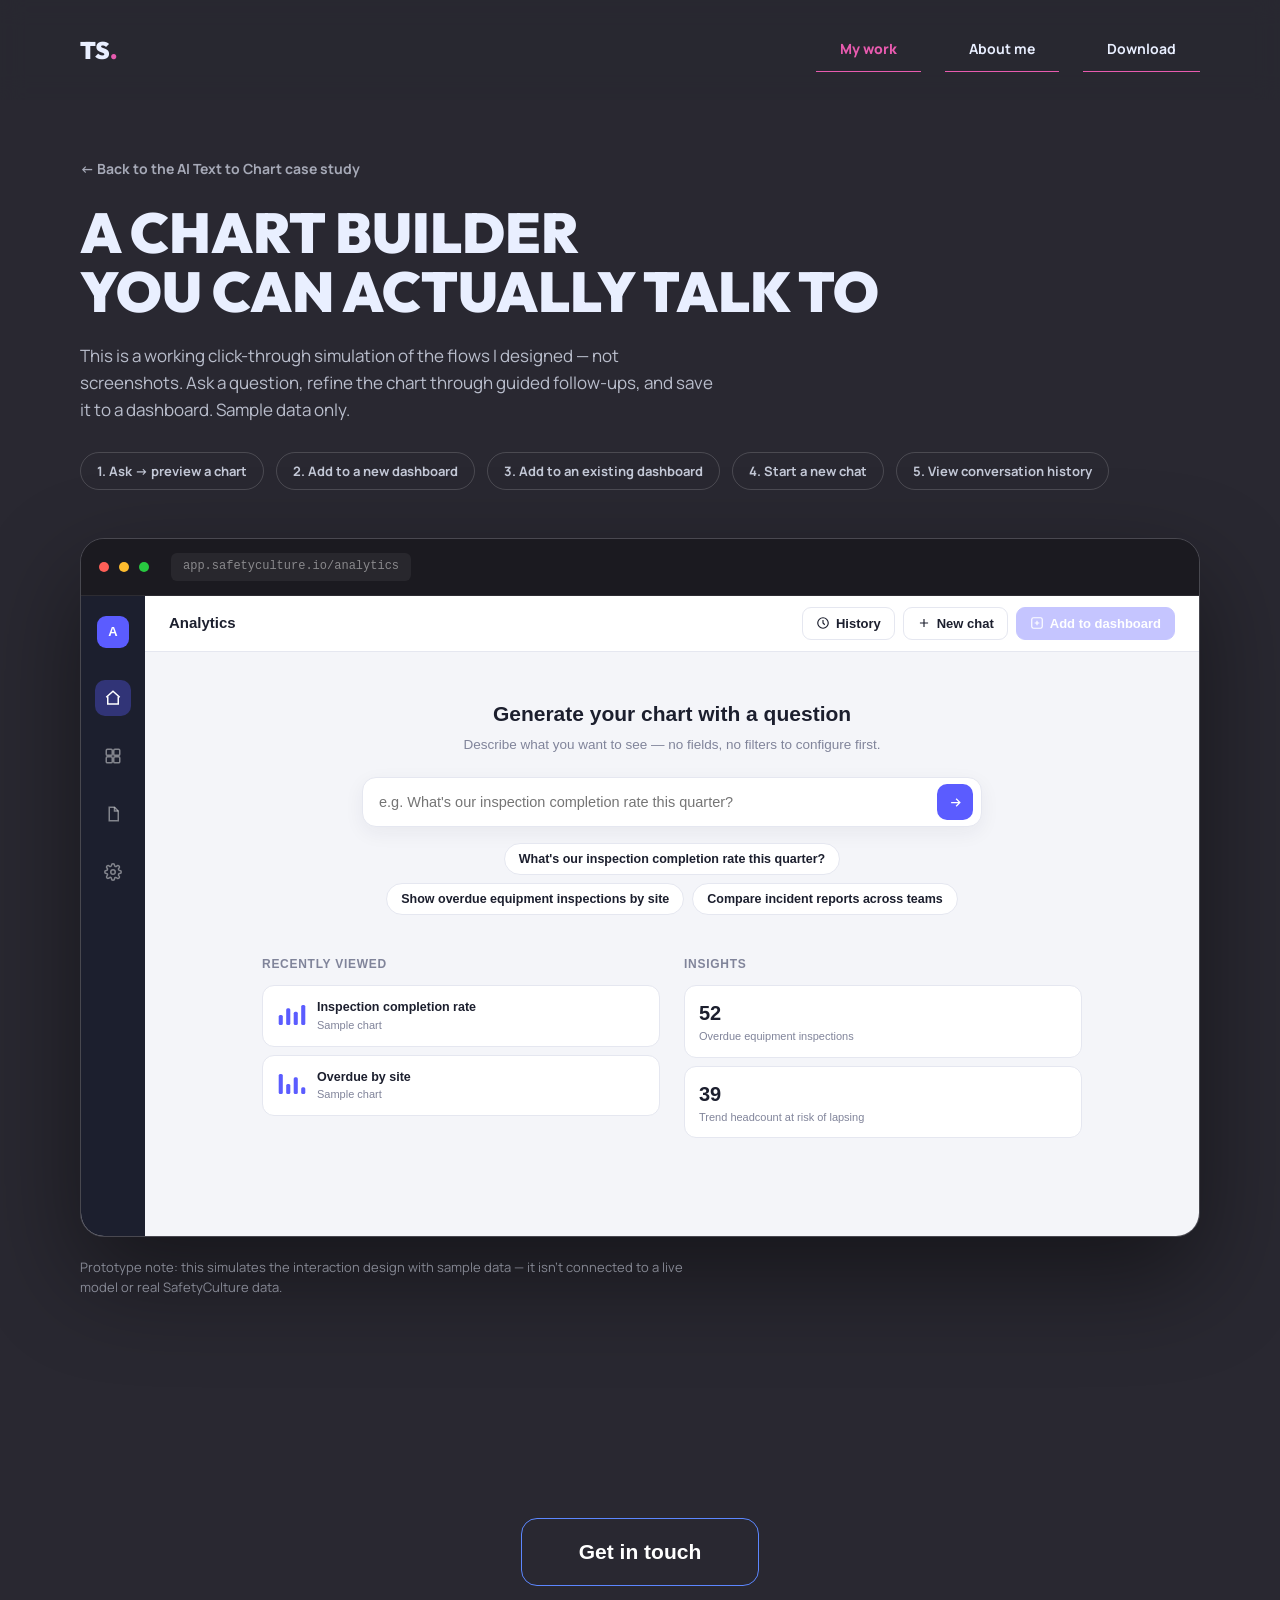
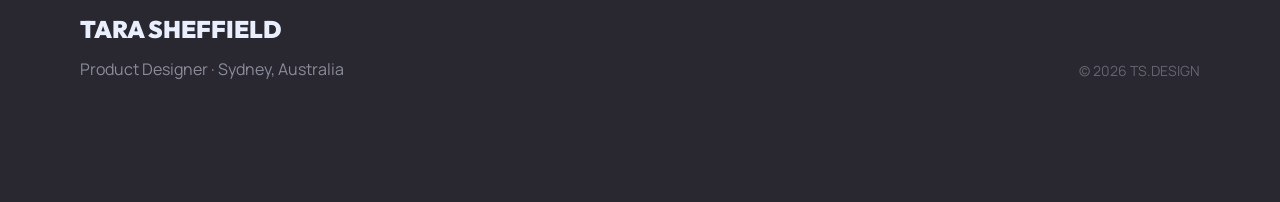
<file: ttc-prototype.html>
<!DOCTYPE html>
<html lang="en">
<head>
<meta charset="UTF-8">
<meta name="viewport" content="width=device-width, initial-scale=1.0">
<title>AI Text to Chart — Interactive Prototype — Tara Sheffield</title>
<meta name="description" content="An interactive, click-through simulation of the AI-powered chart builder Tara Sheffield designed at SafetyCulture.">
<link rel="preconnect" href="https://fonts.googleapis.com">
<link rel="preconnect" href="https://fonts.gstatic.com" crossorigin>
<link href="https://fonts.googleapis.com/css2?family=Outfit:wght@400;500;600;700;900&family=Manrope:wght@300;400;600;700;800&display=swap" rel="stylesheet">
<link rel="stylesheet" href="styles.css">
<style>
  /* ---------------- Prototype page chrome (dark, matches site) ---------------- */
  .proto-hero { padding-top: 56px; padding-bottom: 40px; }
  .proto-back {
    display: inline-flex; align-items: center; gap: 8px;
    font-size: 14px; font-weight: 700; opacity: 0.65;
    margin-bottom: 24px; transition: opacity .2s;
  }
  .proto-back:hover { opacity: 1; color: var(--teal); }
  .proto-hero h1 {
    font-family: var(--display); font-weight: 900;
    font-size: clamp(32px, 4.5vw, 56px); line-height: 1.05;
    text-transform: uppercase; margin-bottom: 20px; max-width: 900px;
  }
  .proto-hero p.lead { font-size: 17px; opacity: 0.75; max-width: 640px; line-height: 1.6; margin-bottom: 28px; }
  .proto-flowlist { display: flex; flex-wrap: wrap; gap: 12px; margin-bottom: 8px; }
  .proto-flowlist span {
    font-size: 13px; font-weight: 700; padding: 8px 16px; border-radius: 20px;
    border: 1px solid rgba(255,255,255,0.2); opacity: 0.8;
  }
  .proto-flowlist span.on { border-color: var(--teal); color: var(--teal); opacity: 1; }

  .proto-frame-wrap { padding-bottom: 100px; }
  .proto-frame {
    border-radius: 24px;
    overflow: hidden;
    border: 1px solid rgba(255,255,255,0.15);
    box-shadow: 0 40px 100px rgba(0,0,0,0.45);
  }
  .proto-titlebar {
    background: #1b1a20; display: flex; align-items: center; gap: 10px;
    padding: 14px 18px; border-bottom: 1px solid rgba(255,255,255,0.08);
  }
  .proto-titlebar .dot { width: 10px; height: 10px; border-radius: 50%; }
  .proto-titlebar .dot:nth-child(1){ background:#ff5f57; }
  .proto-titlebar .dot:nth-child(2){ background:#febc2e; }
  .proto-titlebar .dot:nth-child(3){ background:#28c840; }
  .proto-titlebar .url {
    margin-left: 12px; font-size: 12px; color: rgba(255,255,255,0.45);
    background: rgba(255,255,255,0.06); border-radius: 6px; padding: 4px 12px;
    font-family: monospace;
  }
  .proto-note { margin-top: 20px; font-size: 13px; opacity: 0.5; max-width: 640px; }

  /* ================================================================
     EMBEDDED "PRODUCT" — deliberately its own light theme + system
     font, so it reads as the simulated app rather than the portfolio.
  ================================================================= */
  #protoApp, #protoApp * { box-sizing: border-box; }
  #protoApp {
    --papp-bg: #f4f5f9;
    --papp-panel: #ffffff;
    --papp-border: #e5e7f0;
    --papp-text: #1c1f2e;
    --papp-muted: #80849a;
    --papp-indigo: #5b5cff;
    --papp-indigo-dim: #8f8fff;
    --papp-indigo-soft: rgba(91,92,255,0.1);
    --papp-green: #1fb17a;
    font-family: -apple-system, "Segoe UI", Roboto, Helvetica, Arial, sans-serif;
    color: var(--papp-text);
    background: var(--papp-bg);
    height: 640px;
    display: flex;
    position: relative;
    font-size: 14px;
    line-height: 1.5;
  }
  #protoApp button { font-family: inherit; cursor: pointer; }
  #protoApp input { font-family: inherit; }

  .papp-rail {
    width: 64px; flex-shrink: 0; background: #1c1f2e;
    display: flex; flex-direction: column; align-items: center;
    padding: 20px 0; gap: 22px;
  }
  .papp-rail .brand {
    width: 32px; height: 32px; border-radius: 9px; background: var(--papp-indigo);
    color: #fff; display: flex; align-items: center; justify-content: center;
    font-weight: 800; font-size: 13px; margin-bottom: 10px;
  }
  .papp-rail button {
    width: 36px; height: 36px; border-radius: 10px; border: none;
    background: transparent; color: rgba(255,255,255,0.45);
    display: flex; align-items: center; justify-content: center;
    transition: background .15s, color .15s;
  }
  .papp-rail button:hover { color: #fff; background: rgba(255,255,255,0.08); }
  .papp-rail button.active { color: #fff; background: rgba(91,92,255,0.35); }
  .papp-rail svg { width: 18px; height: 18px; }

  .papp-main { flex: 1; min-width: 0; display: flex; flex-direction: column; }

  .papp-top {
    height: 56px; flex-shrink: 0; display: flex; align-items: center;
    justify-content: space-between; padding: 0 24px;
    border-bottom: 1px solid var(--papp-border); background: var(--papp-panel);
  }
  .papp-top .crumb { font-weight: 700; font-size: 15px; display: flex; align-items: center; gap: 6px; }
  .papp-top .crumb .dim { color: var(--papp-muted); font-weight: 500; }
  .papp-top .actions { display: flex; align-items: center; gap: 8px; }
  .papp-btn {
    display: inline-flex; align-items: center; gap: 6px;
    border: 1px solid var(--papp-border); background: #fff; color: var(--papp-text);
    border-radius: 9px; padding: 8px 13px; font-size: 13px; font-weight: 600;
    transition: background .15s, border-color .15s;
  }
  .papp-btn:hover { background: #f6f7fb; border-color: #d3d6e4; }
  .papp-btn:disabled { opacity: 0.35; cursor: not-allowed; }
  .papp-btn.primary { background: var(--papp-indigo); border-color: var(--papp-indigo); color: #fff; }
  .papp-btn.primary:hover { background: #4a4bf0; }
  .papp-btn.primary.pulse { animation: pappPulse 1.6s ease-in-out infinite; }
  @keyframes pappPulse {
    0%, 100% { box-shadow: 0 0 0 0 rgba(91,92,255,0.45); }
    50% { box-shadow: 0 0 0 7px rgba(91,92,255,0); }
  }
  .papp-btn svg { width: 14px; height: 14px; }

  .papp-stage { flex: 1; min-height: 0; display: flex; overflow: hidden; }
  .papp-view { flex: 1; min-width: 0; overflow-y: auto; display: none; padding: 28px 32px; }
  .papp-view.is-active { display: block; }

  /* ---------- Home ---------- */
  .papp-home-hero { max-width: 620px; margin: 18px auto 0; text-align: center; }
  .papp-home-hero h2 { font-size: 21px; font-weight: 800; margin-bottom: 6px; }
  .papp-home-hero p { color: var(--papp-muted); font-size: 13.5px; margin-bottom: 22px; }
  .papp-ask {
    display: flex; align-items: center; gap: 10px;
    background: #fff; border: 1.5px solid var(--papp-border); border-radius: 14px;
    padding: 6px 8px 6px 16px; box-shadow: 0 6px 20px rgba(30,30,60,0.06);
    transition: border-color .15s;
  }
  .papp-ask:focus-within { border-color: var(--papp-indigo); }
  .papp-ask input {
    flex: 1; border: none; outline: none; font-size: 14.5px; padding: 10px 0; background: transparent;
  }
  .papp-ask button {
    width: 36px; height: 36px; border-radius: 10px; border: none;
    background: var(--papp-indigo); color: #fff; display: flex; align-items: center; justify-content: center;
    flex-shrink: 0; transition: background .15s;
  }
  .papp-ask button:hover { background: #4a4bf0; }
  .papp-ask button svg { width: 15px; height: 15px; }

  .papp-chips { display: flex; flex-wrap: wrap; gap: 8px; justify-content: center; margin-top: 16px; }
  .papp-chip {
    border: 1px solid var(--papp-border); background: #fff; border-radius: 20px;
    padding: 8px 14px; font-size: 12.5px; font-weight: 600; color: var(--papp-text);
    transition: border-color .15s, background .15s;
  }
  .papp-chip:hover { border-color: var(--papp-indigo); background: var(--papp-indigo-soft); }

  .papp-home-sections { max-width: 820px; margin: 40px auto 0; display: flex; gap: 24px; }
  .papp-home-col { flex: 1; min-width: 0; }
  .papp-home-col h3 { font-size: 12px; text-transform: uppercase; letter-spacing: .06em; color: var(--papp-muted); margin-bottom: 12px; }
  .papp-mini-card {
    background: #fff; border: 1px solid var(--papp-border); border-radius: 12px;
    padding: 12px 14px; margin-bottom: 8px; display: flex; align-items: center; gap: 10px;
    transition: border-color .15s;
  }
  .papp-mini-card:hover { border-color: var(--papp-indigo-dim); cursor: pointer; }
  .papp-mini-card .ic { width: 30px; height: 22px; flex-shrink: 0; }
  .papp-mini-card .tx { min-width: 0; }
  .papp-mini-card .tx .t { font-weight: 700; font-size: 12.5px; white-space: nowrap; overflow: hidden; text-overflow: ellipsis; }
  .papp-mini-card .tx .s { font-size: 11px; color: var(--papp-muted); }
  .papp-insight-num { font-size: 20px; font-weight: 800; }

  /* ---------- Loading ---------- */
  .papp-loading { display: flex; flex-direction: column; align-items: center; justify-content: center; height: 100%; gap: 16px; }
  .papp-ring {
    width: 40px; height: 40px; border-radius: 50%;
    border: 3px solid var(--papp-border); border-top-color: var(--papp-indigo);
    animation: pappSpin .8s linear infinite;
  }
  @keyframes pappSpin { to { transform: rotate(360deg); } }
  .papp-loading p { color: var(--papp-muted); font-weight: 600; font-size: 13.5px; }

  /* ---------- Chart view ---------- */
  .papp-chart-layout { display: flex; gap: 24px; height: 100%; align-items: flex-start; }
  .papp-chart-main { flex: 1; min-width: 0; }
  .papp-card {
    background: #fff; border: 1px solid var(--papp-border); border-radius: 16px;
    padding: 22px 24px; box-shadow: 0 4px 18px rgba(30,30,60,0.05);
  }
  .papp-kpi-label { font-size: 12.5px; font-weight: 700; color: var(--papp-muted); margin-bottom: 4px; }
  .papp-kpi-num { font-size: 34px; font-weight: 800; letter-spacing: -0.02em; margin-bottom: 4px; }
  /* Neutral state caption — NOT a trend/comparison badge. At the time of
     this design the chart preview itself couldn't show a "vs last month"
     delta; that detail was only available if you asked the AI directly
     (see the "How does this compare?" suggested prompt in the chat). */
  .papp-kpi-sub { font-size: 12px; color: var(--papp-muted); font-weight: 600; margin-bottom: 14px; }
  .papp-chart-box { width: 100%; }
  .papp-chart-box svg { width: 100%; height: auto; display: block; overflow: visible; }
  .bar { transform: scaleY(0); transform-box: fill-box; transform-origin: bottom; transition: transform .55s cubic-bezier(.2,.8,.2,1); }
  .bar.grown { transform: scaleY(1); }
  .papp-line-path { stroke-dasharray: 700; stroke-dashoffset: 700; transition: stroke-dashoffset 1s ease; }
  .papp-line-path.drawn { stroke-dashoffset: 0; }
  .papp-legend { display: flex; gap: 14px; flex-wrap: wrap; margin-top: 10px; }
  .papp-legend span { display: inline-flex; align-items: center; gap: 6px; font-size: 11.5px; color: var(--papp-muted); font-weight: 600; }
  .papp-legend i { width: 9px; height: 9px; border-radius: 3px; display: inline-block; }

  /* ---------- Chat panel ---------- */
  .papp-chat { width: 300px; flex-shrink: 0; display: flex; flex-direction: column; height: 100%; background: #fff; border: 1px solid var(--papp-border); border-radius: 16px; overflow: hidden; }
  .papp-chat-head { padding: 14px 16px; border-bottom: 1px solid var(--papp-border); font-weight: 800; font-size: 13px; display: flex; align-items: center; gap: 8px; }
  .papp-chat-head .avatar { width: 20px; height: 20px; border-radius: 6px; background: var(--papp-indigo); color: #fff; display: flex; align-items: center; justify-content: center; font-size: 10px; font-weight: 800; }
  .papp-chat-thread { flex: 1; min-height: 0; overflow-y: auto; padding: 14px 14px 6px; display: flex; flex-direction: column; gap: 10px; }
  .papp-msg { max-width: 88%; font-size: 12.5px; line-height: 1.5; padding: 9px 12px; border-radius: 12px; }
  .papp-msg.assistant { align-self: flex-start; background: #f3f3ff; color: var(--papp-text); border-bottom-left-radius: 4px; }
  .papp-msg.user { align-self: flex-end; background: var(--papp-indigo); color: #fff; border-bottom-right-radius: 4px; }
  /* Suggested next question — written as part of the assistant's turn,
     not a standalone button, so it reads as the AI proposing what's next. */
  .papp-suggest { align-self: flex-start; display: flex; flex-wrap: wrap; gap: 6px; max-width: 88%; margin-top: -4px; }
  .papp-suggest .papp-chip { border-color: var(--papp-indigo-dim); color: var(--papp-indigo); font-size: 11.5px; padding: 7px 12px; }
  .papp-suggest .papp-chip:hover { background: var(--papp-indigo-soft); }
  .papp-chat-input { display: flex; gap: 6px; padding: 12px; border-top: 1px solid var(--papp-border); }
  .papp-chat-input input { flex: 1; border: 1px solid var(--papp-border); border-radius: 9px; padding: 9px 11px; font-size: 12.5px; outline: none; }
  .papp-chat-input input:focus { border-color: var(--papp-indigo); }
  .papp-chat-input button { width: 34px; border-radius: 9px; border: none; background: var(--papp-indigo); color: #fff; display: flex; align-items: center; justify-content: center; }
  .papp-chat-input button svg { width: 13px; height: 13px; }

  /* ---------- Dashboard view ---------- */
  .papp-dash-head { display: flex; align-items: center; justify-content: space-between; margin-bottom: 20px; }
  .papp-dash-head h2 { font-size: 20px; font-weight: 800; display: flex; align-items: center; gap: 8px; }
  .papp-dash-head .pencil { opacity: 0.35; font-size: 13px; }
  .papp-dash-head .pencil:hover { opacity: 0.8; }
  .papp-dash-grid { display: grid; grid-template-columns: repeat(2, 1fr); gap: 18px; }
  .papp-dash-card {
    background: #fff; border: 1px solid var(--papp-border); border-radius: 14px; padding: 16px 18px;
    position: relative; transition: box-shadow .3s, border-color .3s;
  }
  .papp-dash-card.is-new { border-color: var(--papp-indigo); box-shadow: 0 0 0 3px var(--papp-indigo-soft); }
  .papp-dash-card .badge {
    position: absolute; top: -9px; right: 14px; background: var(--papp-indigo); color: #fff;
    font-size: 10px; font-weight: 800; padding: 3px 9px; border-radius: 20px; opacity: 0; transition: opacity .3s;
  }
  .papp-dash-card.is-new .badge { opacity: 1; }
  .papp-dash-card h4 { font-size: 13px; font-weight: 700; margin-bottom: 6px; }
  .papp-dash-card .meta { font-size: 10.5px; color: var(--papp-muted); margin-top: 8px; }

  /* ---------- History view ---------- */
  .papp-hist-head { font-size: 12px; text-transform: uppercase; letter-spacing: .06em; color: var(--papp-muted); margin-bottom: 14px; font-weight: 700; }
  .papp-hist-item {
    display: flex; align-items: center; gap: 14px; background: #fff; border: 1px solid var(--papp-border);
    border-radius: 12px; padding: 12px 16px; margin-bottom: 8px; transition: border-color .15s;
  }
  .papp-hist-item:hover { border-color: var(--papp-indigo-dim); cursor: pointer; }
  .papp-hist-item .ic { width: 34px; height: 24px; flex-shrink: 0; }
  .papp-hist-item .tx { flex: 1; min-width: 0; }
  .papp-hist-item .tx .t { font-weight: 700; font-size: 13px; white-space: nowrap; overflow: hidden; text-overflow: ellipsis; }
  .papp-hist-item .tx .s { font-size: 11px; color: var(--papp-muted); }
  .papp-hist-empty { text-align: center; padding: 60px 0; color: var(--papp-muted); font-size: 13px; }

  /* ---------- Modal ---------- */
  .papp-modal-overlay {
    position: absolute; inset: 0; background: rgba(20,20,35,0.42);
    display: none; align-items: center; justify-content: center; z-index: 20;
  }
  .papp-modal-overlay.is-open { display: flex; }
  .papp-modal { background: #fff; border-radius: 16px; width: 360px; max-width: 90%; padding: 22px; box-shadow: 0 30px 70px rgba(0,0,0,0.35); }
  .papp-modal h3 { font-size: 16px; font-weight: 800; margin-bottom: 4px; }
  .papp-modal .sub { font-size: 12.5px; color: var(--papp-muted); margin-bottom: 16px; }
  .papp-modal-option {
    display: flex; align-items: center; gap: 12px; border: 1.5px solid var(--papp-border);
    border-radius: 12px; padding: 13px 14px; margin-bottom: 10px; transition: border-color .15s, background .15s;
  }
  .papp-modal-option:hover { border-color: var(--papp-indigo); background: var(--papp-indigo-soft); cursor: pointer; }
  .papp-modal-option .ic { width: 30px; height: 30px; border-radius: 8px; background: var(--papp-indigo-soft); color: var(--papp-indigo); display: flex; align-items: center; justify-content: center; flex-shrink: 0; }
  .papp-modal-option .ic svg { width: 15px; height: 15px; }
  .papp-modal-option .t { font-weight: 700; font-size: 13px; }
  .papp-modal-option .s { font-size: 11.5px; color: var(--papp-muted); }
  .papp-modal input[type=text] {
    width: 100%; border: 1px solid var(--papp-border); border-radius: 9px; padding: 10px 12px;
    font-size: 13px; outline: none; margin-bottom: 14px;
  }
  .papp-modal input[type=text]:focus { border-color: var(--papp-indigo); }
  .papp-modal-radio {
    display: flex; align-items: center; gap: 10px; border: 1.5px solid var(--papp-border);
    border-radius: 10px; padding: 10px 12px; margin-bottom: 8px; transition: border-color .15s;
  }
  .papp-modal-radio.selected { border-color: var(--papp-indigo); background: var(--papp-indigo-soft); }
  .papp-modal-radio input { accent-color: var(--papp-indigo); }
  .papp-modal-foot { display: flex; justify-content: space-between; align-items: center; margin-top: 16px; }
  .papp-link-btn { font-size: 12.5px; font-weight: 700; color: var(--papp-muted); background: none; border: none; }
  .papp-link-btn:hover { color: var(--papp-text); }

  /* ---------- Toast ---------- */
  .papp-toast {
    position: absolute; bottom: 24px; left: 50%; transform: translateX(-50%) translateY(20px);
    background: #1c1f2e; color: #fff; font-size: 12.5px; font-weight: 700;
    padding: 11px 20px; border-radius: 30px; opacity: 0; transition: opacity .25s, transform .25s;
    pointer-events: none; z-index: 30; display: flex; align-items: center; gap: 8px;
  }
  .papp-toast.is-shown { opacity: 1; transform: translateX(-50%) translateY(0); }

  @media (max-width: 900px) {
    #protoApp { height: auto; flex-direction: column; }
    .papp-rail { width: 100%; flex-direction: row; padding: 10px 16px; }
    .papp-chart-layout { flex-direction: column; }
    .papp-chat { width: 100%; height: 340px; }
    .papp-home-sections { flex-direction: column; }
    .papp-dash-grid { grid-template-columns: 1fr; }
  }
</style>
</head>
<body class="work-page">

  <div class="navbar">
    <div class="wrap inner">
      <a class="logo" href="index.html">TS<span>.</span></a>
      <nav class="links">
        <a class="active" href="case-studies.html">My work</a>
        <a href="about.html">About me</a>
        <a href="TaraSheffield_CV-26.pdf" target="_blank" rel="noopener">Download</a>
      </nav>
    </div>
  </div>

  <main>
    <section class="proto-hero">
      <div class="wrap">
        <a class="proto-back" href="case-studies.html#ttc">← Back to the AI Text to Chart case study</a>
        <h1>A chart builder<br>you can actually talk to</h1>
        <p class="lead">
          This is a working click-through simulation of the flows I designed —
          not screenshots. Ask a question, refine the chart through guided
          follow-ups, and save it to a dashboard. Sample data only.
        </p>
        <div class="proto-flowlist" id="flowList">
          <span data-flow="ask">1. Ask → preview a chart</span>
          <span data-flow="new">2. Add to a new dashboard</span>
          <span data-flow="existing">3. Add to an existing dashboard</span>
          <span data-flow="newchat">4. Start a new chat</span>
          <span data-flow="history">5. View conversation history</span>
        </div>
      </div>
    </section>

    <section class="proto-frame-wrap">
      <div class="wrap">
        <div class="proto-frame">
          <div class="proto-titlebar">
            <span class="dot"></span><span class="dot"></span><span class="dot"></span>
            <span class="url">app.safetyculture.io/analytics</span>
          </div>

          <div id="protoApp">
            <!-- Sidebar rail -->
            <div class="papp-rail">
              <div class="brand">A</div>
              <button class="active" data-rail="home" title="Analytics home">
                <svg viewBox="0 0 24 24" fill="none" stroke="currentColor" stroke-width="2"><path d="M3 11l9-8 9 8"/><path d="M5 10v10h14V10"/></svg>
              </button>
              <button data-rail="dashboards" title="Dashboards (decorative)">
                <svg viewBox="0 0 24 24" fill="none" stroke="currentColor" stroke-width="2"><rect x="3" y="3" width="8" height="8" rx="1.5"/><rect x="13" y="3" width="8" height="8" rx="1.5"/><rect x="3" y="13" width="8" height="8" rx="1.5"/><rect x="13" y="13" width="8" height="8" rx="1.5"/></svg>
              </button>
              <button data-rail="docs" title="Reports (decorative)">
                <svg viewBox="0 0 24 24" fill="none" stroke="currentColor" stroke-width="2"><path d="M7 3h7l5 5v13H7z"/><path d="M14 3v5h5"/></svg>
              </button>
              <button data-rail="settings" title="Settings (decorative)">
                <svg viewBox="0 0 24 24" fill="none" stroke="currentColor" stroke-width="2"><circle cx="12" cy="12" r="3"/><path d="M19.4 15a1.7 1.7 0 00.3 1.9l.1.1a2 2 0 11-2.8 2.8l-.1-.1a1.7 1.7 0 00-1.9-.3 1.7 1.7 0 00-1 1.5V21a2 2 0 11-4 0v-.1a1.7 1.7 0 00-1-1.6 1.7 1.7 0 00-1.9.3l-.1.1a2 2 0 11-2.8-2.8l.1-.1a1.7 1.7 0 00.3-1.9 1.7 1.7 0 00-1.5-1H3a2 2 0 110-4h.1a1.7 1.7 0 001.5-1 1.7 1.7 0 00-.3-1.9l-.1-.1a2 2 0 112.8-2.8l.1.1a1.7 1.7 0 001.9.3H9a1.7 1.7 0 001-1.5V3a2 2 0 114 0v.1a1.7 1.7 0 001 1.5 1.7 1.7 0 001.9-.3l.1-.1a2 2 0 112.8 2.8l-.1.1a1.7 1.7 0 00-.3 1.9V9a1.7 1.7 0 001.5 1H21a2 2 0 110 4h-.1a1.7 1.7 0 00-1.5 1z"/></svg>
              </button>
            </div>

            <!-- Main column -->
            <div class="papp-main">
              <div class="papp-top">
                <div class="crumb"><span>Analytics</span><span class="dim" id="crumbSub"></span></div>
                <div class="actions">
                  <button class="papp-btn" id="btnHistory">
                    <svg viewBox="0 0 24 24" fill="none" stroke="currentColor" stroke-width="2"><circle cx="12" cy="12" r="9"/><path d="M12 7v5l3 3"/></svg>
                    History
                  </button>
                  <button class="papp-btn" id="btnNewChat">
                    <svg viewBox="0 0 24 24" fill="none" stroke="currentColor" stroke-width="2"><path d="M12 5v14M5 12h14"/></svg>
                    New chat
                  </button>
                  <button class="papp-btn primary" id="btnAddDash" disabled>
                    <svg viewBox="0 0 24 24" fill="none" stroke="currentColor" stroke-width="2"><rect x="3" y="3" width="18" height="18" rx="3"/><path d="M12 8v8M8 12h8"/></svg>
                    Add to dashboard
                  </button>
                </div>
              </div>

              <div class="papp-stage">
                <!-- HOME VIEW -->
                <div class="papp-view is-active" data-view="home">
                  <div class="papp-home-hero">
                    <h2>Generate your chart with a question</h2>
                    <p>Describe what you want to see — no fields, no filters to configure first.</p>
                    <form class="papp-ask" id="askForm">
                      <input type="text" id="askInput" placeholder="e.g. What's our inspection completion rate this quarter?" autocomplete="off">
                      <button type="submit" aria-label="Ask">
                        <svg viewBox="0 0 24 24" fill="none" stroke="currentColor" stroke-width="2"><path d="M5 12h14M13 6l6 6-6 6"/></svg>
                      </button>
                    </form>
                    <div class="papp-chips" id="homeChips"></div>
                  </div>

                  <div class="papp-home-sections">
                    <div class="papp-home-col">
                      <h3>Recently viewed</h3>
                      <div id="recentList"></div>
                    </div>
                    <div class="papp-home-col">
                      <h3>Insights</h3>
                      <div class="papp-mini-card">
                        <div class="tx">
                          <div class="papp-insight-num">52</div>
                          <div class="s">Overdue equipment inspections</div>
                        </div>
                      </div>
                      <div class="papp-mini-card">
                        <div class="tx">
                          <div class="papp-insight-num">39</div>
                          <div class="s">Trend headcount at risk of lapsing</div>
                        </div>
                      </div>
                    </div>
                  </div>
                </div>

                <!-- LOADING VIEW -->
                <div class="papp-view" data-view="loading">
                  <div class="papp-loading">
                    <div class="papp-ring"></div>
                    <p id="loadingText">Generating your chart…</p>
                  </div>
                </div>

                <!-- CHART VIEW -->
                <div class="papp-view" data-view="chart">
                  <div class="papp-chart-layout">
                    <div class="papp-chart-main">
                      <div class="papp-card">
                        <div class="papp-kpi-label" id="kpiLabel">Metric</div>
                        <div class="papp-kpi-num" id="kpiNum">0</div>
                        <div class="papp-kpi-sub" id="kpiSub"></div>
                        <div class="papp-chart-box" id="chartBox"></div>
                        <div class="papp-legend" id="chartLegend"></div>
                      </div>
                    </div>
                    <div class="papp-chat">
                      <div class="papp-chat-head"><span class="avatar">AI</span> Conversation</div>
                      <div class="papp-chat-thread" id="chatThread"></div>
                      <form class="papp-chat-input" id="followupForm">
                        <input type="text" id="followupInput" placeholder="Ask a follow-up…" autocomplete="off">
                        <button type="submit" aria-label="Send">
                          <svg viewBox="0 0 24 24" fill="none" stroke="currentColor" stroke-width="2"><path d="M5 12h14M13 6l6 6-6 6"/></svg>
                        </button>
                      </form>
                    </div>
                  </div>
                </div>

                <!-- DASHBOARD VIEW -->
                <div class="papp-view" data-view="dashboard">
                  <div class="papp-dash-head">
                    <h2><span id="dashName">Dashboard</span> <span class="pencil" id="renameDash" title="Rename">✎</span></h2>
                    <button class="papp-btn" id="btnDashHome">Back to Analytics</button>
                  </div>
                  <div class="papp-dash-grid" id="dashGrid"></div>
                </div>

                <!-- HISTORY VIEW -->
                <div class="papp-view" data-view="history">
                  <div class="papp-hist-head">Conversation history</div>
                  <div id="historyList"></div>
                </div>
              </div>
            </div>

            <!-- Modal: add to dashboard -->
            <div class="papp-modal-overlay" id="modalOverlay">
              <div class="papp-modal" id="modalBody"></div>
            </div>

            <div class="papp-toast" id="toast"></div>
          </div>
        </div>
        <p class="proto-note">
          Prototype note: this simulates the interaction design with sample data —
          it isn't connected to a live model or real SafetyCulture data.
        </p>
      </div>
    </section>
  </main>

  <footer class="footer">
    <div class="wrap cta">
      <div class="contact-popover">
        <button type="button" class="big-btn" data-contact-btn aria-haspopup="true" aria-expanded="false">Get in touch</button>
        <div class="contact-card" data-contact-card hidden>
          <div class="contact-row">
            <span class="contact-email" data-contact-email>sheffield.tara@gmail.com</span>
            <button type="button" class="contact-copy" data-contact-copy>Copy</button>
          </div>
          <div class="contact-phone">Mobile: 0411 127 913</div>
        </div>
      </div>
    </div>
    <div class="wrap bottom">
      <div class="id">
        <div class="name">Tara Sheffield</div>
        <div class="sub">Product Designer · Sydney, Australia</div>
      </div>
      <div class="copyright">© 2026 TS.DESIGN</div>
    </div>
  </footer>

<script>
/* ============================================================
   Contact popover (shared behaviour, copied from case-studies.html)
============================================================= */
document.querySelectorAll('.contact-popover').forEach((wrap) => {
  const btn = wrap.querySelector('[data-contact-btn]');
  const card = wrap.querySelector('[data-contact-card]');
  const copyBtn = wrap.querySelector('[data-contact-copy]');
  const emailEl = wrap.querySelector('[data-contact-email]');
  const email = emailEl.textContent.trim();
  function onOutside(e) { if (!wrap.contains(e.target)) close(); }
  function onKey(e) { if (e.key === 'Escape') { close(); btn.focus(); } }
  function open() { card.hidden = false; btn.setAttribute('aria-expanded', 'true'); document.addEventListener('click', onOutside); document.addEventListener('keydown', onKey); }
  function close() { card.hidden = true; btn.setAttribute('aria-expanded', 'false'); document.removeEventListener('click', onOutside); document.removeEventListener('keydown', onKey); }
  btn.addEventListener('click', (e) => { e.stopPropagation(); card.hidden ? open() : close(); });
  copyBtn.addEventListener('click', async () => {
    try { await navigator.clipboard.writeText(email); }
    catch (err) {
      const range = document.createRange(); range.selectNodeContents(emailEl);
      const sel = window.getSelection(); sel.removeAllRanges(); sel.addRange(range);
      document.execCommand('copy'); sel.removeAllRanges();
    }
    copyBtn.textContent = 'Copied!'; copyBtn.classList.add('is-copied');
    setTimeout(() => { copyBtn.textContent = 'Copy'; copyBtn.classList.remove('is-copied'); }, 1800);
  });
});

/* ============================================================
   AI Text-to-Chart interactive prototype
   Simulates all 5 flow rows from the Figma file: ask→preview,
   add to new dashboard, add to existing dashboard, new chat,
   conversation history. All data is fabricated for demo purposes.
============================================================= */
(function () {
  const root = document.getElementById('protoApp');
  if (!root) return;

  const COLORS = ['#5b5cff', '#8f8fff', '#b7b6ff', '#39c6a6', '#ffb15c'];

  const STARTERS = [
    { q: "What's our inspection completion rate this quarter?", metric: 'completionRate' },
    { q: 'Show overdue equipment inspections by site', metric: 'overdue' },
    { q: 'Compare incident reports across teams', metric: 'incidents' },
  ];

  const DASHBOARDS = {
    'dash-qa': { id: 'dash-qa', name: 'Inspection Dashboard QA', charts: [
      mkChart('Compliance rate', '91%', 'up 4% vs last month', barSeries(['Jan','Feb','Mar','Apr','May','Jun'], [78,81,84,86,89,91])),
      mkChart('Open corrective actions', '18', 'down 6 vs last month', barSeries(['Site A','Site B','Site C','Site D'], [6,4,5,3])),
      mkChart('Audits completed', '204', 'on track', barSeries(['W1','W2','W3','W4'], [44,52,58,50])),
    ]},
    'dash-comp': { id: 'dash-comp', name: 'Compliance Overview', charts: [
      mkChart('Policy acknowledgements', '96%', 'steady', barSeries(['Jan','Feb','Mar','Apr'], [90,92,94,96])),
      mkChart('Training completion', '82%', 'up 2%', barSeries(['Site A','Site B','Site C'], [77,85,84])),
    ]},
  };

  const state = {
    view: 'home',
    current: null,      // { question, messages, chart, stage }
    history: [],         // saved conversations
    modalStep: null,     // 'choose' | 'new' | 'existing'
    selectedDash: null,
    dashSeed: 2,
  };

  function mkChart(label, kpi, sub, series, opts) {
    return Object.assign({ label, kpi, sub, series, kind: 'bar' }, opts || {});
  }
  function barSeries(labels, values, colors) {
    return { labels, values, colors: colors || null };
  }

  /* ---------------- view switching ---------------- */
  function showView(name) {
    state.view = name;
    root.querySelectorAll('.papp-view').forEach((v) => v.classList.toggle('is-active', v.dataset.view === name));
    document.getElementById('btnAddDash').disabled = !(name === 'chart' && state.current && state.current.chart);
    document.getElementById('crumbSub').textContent =
      name === 'chart' ? '›  ' + truncate(state.current.question, 40) :
      name === 'dashboard' ? '›  Dashboard' :
      name === 'history' ? '›  History' : '';
    updateFlowHighlight(name);
  }
  function updateFlowHighlight(view) {
    const map = { home: 'ask', loading: 'ask', chart: 'ask', dashboard: null, history: 'history' };
    document.querySelectorAll('#flowList span').forEach((s) => s.classList.remove('on'));
  }
  function truncate(s, n) { return s && s.length > n ? s.slice(0, n - 1) + '…' : (s || ''); }

  /* ---------------- home view ---------------- */
  function renderHome() {
    const chips = document.getElementById('homeChips');
    chips.innerHTML = STARTERS.map((s) => `<button type="button" class="papp-chip" data-q="${escapeAttr(s.q)}">${s.q}</button>`).join('');
    chips.querySelectorAll('.papp-chip').forEach((c) => c.addEventListener('click', () => askQuestion(c.dataset.q)));

    const recent = document.getElementById('recentList');
    const recentSource = state.history.slice(-3).reverse();
    if (recentSource.length === 0) {
      recent.innerHTML = `
        <div class="papp-mini-card"><div class="ic">${miniSVG(barSeries(['','','',''],[3,5,4,6]))}</div><div class="tx"><div class="t">Inspection completion rate</div><div class="s">Sample chart</div></div></div>
        <div class="papp-mini-card"><div class="ic">${miniSVG(barSeries(['','','',''],[6,3,5,2]))}</div><div class="tx"><div class="t">Overdue by site</div><div class="s">Sample chart</div></div></div>`;
    } else {
      recent.innerHTML = recentSource.map((h) => `
        <div class="papp-mini-card" data-open="${h.id}"><div class="ic">${miniSVG(h.chart.series)}</div><div class="tx"><div class="t">${escapeHtml(truncate(h.question, 34))}</div><div class="s">${relTime(h.timestamp)}</div></div></div>`).join('');
      recent.querySelectorAll('[data-open]').forEach((el) => el.addEventListener('click', () => openHistoryItem(el.dataset.open)));
    }
  }

  document.getElementById('askForm').addEventListener('submit', (e) => {
    e.preventDefault();
    const input = document.getElementById('askInput');
    const val = input.value.trim();
    if (!val) return;
    input.value = '';
    askQuestion(val);
  });

  // Only the 3 suggested prompts (or a message containing one of their
  // keywords) map directly to a chart. Anything else is treated as
  // unrecognized — the real builder couldn't guess a metric from arbitrary
  // text, so it has to ask. Returns null when nothing matches.
  function matchStarterMetric(question) {
    const starter = STARTERS.find((s) => s.q === question);
    if (starter) return starter.metric;
    const lower = question.toLowerCase();
    if (lower.includes('completion')) return 'completionRate';
    if (lower.includes('overdue')) return 'overdue';
    if (lower.includes('incident')) return 'incidents';
    return null;
  }

  function askQuestion(question) {
    const metricKey = matchStarterMetric(question);
    state.current = { question, messages: [], stage: 'metric', chart: null, clarify: null };
    showView('loading');
    const loadingMessages = ['Reading your question…', 'Finding the right metric…', 'Building your chart…'];
    let i = 0;
    document.getElementById('loadingText').textContent = loadingMessages[0];
    const iv = setInterval(() => { i++; if (i < loadingMessages.length) document.getElementById('loadingText').textContent = loadingMessages[i]; }, 350);
    setTimeout(() => {
      clearInterval(iv);
      if (metricKey) {
        const chart = buildInitialChart(metricKey, question);
        state.current.chart = chart;
        addMessage('user', question);
        addMessage('assistant', `Here's your metric — ${chart.label.toLowerCase()} — using sensible defaults over the last 6 months. Want to refine it by an attribute, like site?`);
        renderChartView(suggestionsFor('metric'));
      } else {
        startClarification(question);
      }
      showView('chart');
    }, 1050);
  }

  /* ---------------- chart data ----------------
     `sub` is a neutral caption describing the current view (never a
     comparison claim — the real chart preview didn't have that at design
     time). `comparison` is the "vs last period" detail, which only ever
     surfaces through the chat via the "How does this compare?" prompt. */
  function buildInitialChart(metric, question) {
    if (metric === 'completionRate') {
      return mkChart('Inspection completion rate', '87%', '6-month trend', barSeries(['Feb','Mar','Apr','May','Jun','Jul'], [76, 79, 81, 83, 85, 87]), { comparison: 'up 3% vs last month' });
    }
    if (metric === 'overdue') {
      return mkChart('Overdue equipment inspections', '34', '6-month trend', barSeries(['Feb','Mar','Apr','May','Jun','Jul'], [51, 47, 44, 41, 37, 34]), { comparison: 'down 5 vs last month' });
    }
    if (metric === 'incidents') {
      return mkChart('Incident reports this quarter', '12', '6-month trend', barSeries(['Feb','Mar','Apr','May','Jun','Jul'], [19, 17, 16, 15, 13, 12]), { comparison: 'down 2 vs last quarter' });
    }
    // Free-text fallback — mirrors the Figma placeholder KPI of "463"
    const base = [312, 298, 341, 289, 376, 463];
    return mkChart(question, '463', '6-month trend', barSeries(['Feb','Mar','Apr','May','Jun','Jul'], base), { comparison: 'up 22% vs last month' });
  }

  function breakdownChart(chart) {
    const sites = ['Site A', 'Site B', 'Site C', 'Site D', 'Site E'];
    const total = parseFloat(chart.kpi) || 100;
    const weights = [0.28, 0.15, 0.24, 0.11, 0.22];
    const values = weights.map((w) => Math.round(total * w * (0.9 + Math.random() * 0.2)));
    return mkChart(chart.label + ' by site', chart.kpi, 'broken down by site', barSeries(sites, values, COLORS), { comparison: chart.comparison });
  }
  function filterChart(chart) {
    const last = chart.series.values[chart.series.values.length - 1];
    return mkChart(chart.label + ' — this month', String(last) + (chart.kpi.includes('%') ? '%' : ''), 'filtered to this month', barSeries(['This month'], [last]), { comparison: chart.comparison });
  }
  function lineChart(chart) {
    return Object.assign({}, chart, { kind: 'line', label: chart.label + ' (line)' });
  }
  function shuffledChart(chart, note) {
    const values = chart.series.values.map((v) => Math.max(1, Math.round(v * (0.85 + Math.random() * 0.3))));
    return mkChart(chart.label, chart.kpi, note || 'updated view', Object.assign({}, chart.series, { values }), { comparison: chart.comparison });
  }

  /* ---------------- chat + follow-ups ---------------- */
  function addMessage(role, text) {
    state.current.messages.push({ role, text });
  }
  // The guided follow-up hierarchy, one clarifying turn per stage:
  // metric (the initial ask) → attribute → filter → chart type. Rendered
  // as a suggested next question inside the chat thread — written as
  // though the assistant is proposing it — rather than a standalone button.
  const FOLLOWUP_LABELS = {
    attribute: 'Break down by site →',
    filter: 'Filter to this month',
    chartType: 'Switch to line chart',
    reset: 'Show full trend again',
    compare: 'How does this compare to before?',
    // Clarification-flow chips (unrecognized prompt) — see CLARIFY_STEPS.
    'clarify-metric-completion': 'Inspection completion rate',
    'clarify-metric-overdue': 'Overdue equipment inspections',
    'clarify-metric-incidents': 'Incident reports',
    'clarify-attr-site': 'Break down by site',
    'clarify-attr-none': 'Just the overall trend',
    'clarify-filter-month': 'Filter to this month',
    'clarify-filter-none': 'Show the full range',
    'clarify-type-bar': 'Bar chart',
    'clarify-type-line': 'Line chart',
  };
  const NEXT_STAGE = { metric: 'attribute', attribute: 'filter', filter: 'chartType', chartType: 'done' };

  // "compare" doesn't advance the hierarchy — it's always offered alongside
  // whatever the next guided step is, since a trend comparison was only
  // ever available by asking, never as a badge on the chart itself.
  function suggestionsFor(stage) {
    const next = NEXT_STAGE[stage] || 'attribute';
    return [next === 'done' ? 'reset' : next, 'compare'];
  }

  function renderChatThread(actions) {
    const thread = document.getElementById('chatThread');
    const msgsHtml = state.current.messages.map((m) => `<div class="papp-msg ${m.role}">${escapeHtml(m.text)}</div>`).join('');
    const suggestHtml = (actions && actions.length)
      ? `<div class="papp-suggest">${actions.map((a) => `<button type="button" class="papp-chip" data-action="${a}">${FOLLOWUP_LABELS[a]}</button>`).join('')}</div>`
      : '';
    thread.innerHTML = msgsHtml + suggestHtml;
    thread.scrollTop = thread.scrollHeight;
    thread.querySelectorAll('.papp-suggest [data-action]').forEach((c) => c.addEventListener('click', () => {
      const a = c.dataset.action;
      if (a.indexOf('clarify-') === 0) handleClarifyAction(a); else handleFollowupAction(a);
    }));
  }

  /* ---------------- clarification / "I couldn't do that" flow ----------
     Part of the real PRD (error and clarification flows) that was never
     reflected in the Figma designs. Triggers when a typed question doesn't
     match one of the 3 suggested prompts — instead of guessing, the
     assistant explains what it needs and asks for metric, attribute,
     filter, and chart type one at a time before building anything. */
  const CLARIFY_STEPS = {
    metric: {
      chips: [
        { action: 'clarify-metric-completion' },
        { action: 'clarify-metric-overdue' },
        { action: 'clarify-metric-incidents' },
      ],
    },
    attribute: {
      ask: "Got the metric. Do you want this broken down by an attribute, like site, or just the overall trend?",
      chips: [{ action: 'clarify-attr-site' }, { action: 'clarify-attr-none' }],
    },
    filter: {
      ask: 'Should I filter this to a specific time range, like this month, or show the full period?',
      chips: [{ action: 'clarify-filter-month' }, { action: 'clarify-filter-none' }],
    },
    chartType: {
      ask: 'Last one — bar chart or line chart?',
      chips: [{ action: 'clarify-type-bar' }, { action: 'clarify-type-line' }],
    },
  };

  function startClarification(question) {
    const cur = state.current;
    cur.clarify = { step: 'metric', metricKey: null, attribute: false, filter: false, chartType: 'bar' };
    addMessage('user', question);
    addMessage('assistant', "I couldn't map that directly to a chart — let's break down what you're asking for, and what's possible. Every chart here needs four things: a metric to measure, an attribute to group by, a filter to narrow the range, and a chart type — I can only ask for them one at a time, there's no form for this. Let's start with the metric — which of these would you like to track?");
    renderClarifyChips('metric');
  }

  function renderClarifyChips(step) {
    document.getElementById('kpiLabel').textContent = 'Building your chart…';
    document.getElementById('kpiNum').textContent = '—';
    document.getElementById('kpiSub').textContent = 'Answer a couple of quick questions in the chat to continue.';
    document.getElementById('chartBox').innerHTML = '';
    document.getElementById('chartLegend').innerHTML = '';
    document.getElementById('btnAddDash').disabled = true;
    renderChatThread(CLARIFY_STEPS[step].chips.map((c) => c.action));
  }

  function handleClarifyAction(action) {
    const cur = state.current;
    const c = cur.clarify;
    addMessage('user', FOLLOWUP_LABELS[action]);
    if (action.indexOf('clarify-metric-') === 0) {
      const map = { 'clarify-metric-completion': 'completionRate', 'clarify-metric-overdue': 'overdue', 'clarify-metric-incidents': 'incidents' };
      c.metricKey = map[action]; c.step = 'attribute';
      addMessage('assistant', CLARIFY_STEPS.attribute.ask);
      renderClarifyChips('attribute');
    } else if (action.indexOf('clarify-attr-') === 0) {
      c.attribute = action === 'clarify-attr-site'; c.step = 'filter';
      addMessage('assistant', CLARIFY_STEPS.filter.ask);
      renderClarifyChips('filter');
    } else if (action.indexOf('clarify-filter-') === 0) {
      c.filter = action === 'clarify-filter-month'; c.step = 'chartType';
      addMessage('assistant', CLARIFY_STEPS.chartType.ask);
      renderClarifyChips('chartType');
    } else if (action.indexOf('clarify-type-') === 0) {
      c.chartType = action === 'clarify-type-line' ? 'line' : 'bar';
      finishClarification();
    }
  }

  function handleClarifyFreeText(text) {
    const cur = state.current;
    const c = cur.clarify;
    addMessage('user', text);
    const lower = text.toLowerCase();
    if (c.step === 'metric') {
      const key = matchStarterMetric(text);
      if (!key) {
        addMessage('assistant', "I still couldn't match that to a specific metric — pick one below and we'll go from there.");
        renderClarifyChips('metric');
        return;
      }
      c.metricKey = key; c.step = 'attribute';
      addMessage('assistant', CLARIFY_STEPS.attribute.ask);
      renderClarifyChips('attribute');
    } else if (c.step === 'attribute') {
      c.attribute = lower.includes('site') || lower.includes('team') || lower.includes('break');
      c.step = 'filter';
      addMessage('assistant', CLARIFY_STEPS.filter.ask);
      renderClarifyChips('filter');
    } else if (c.step === 'filter') {
      c.filter = lower.includes('month') || lower.includes('filter');
      c.step = 'chartType';
      addMessage('assistant', CLARIFY_STEPS.chartType.ask);
      renderClarifyChips('chartType');
    } else if (c.step === 'chartType') {
      c.chartType = lower.includes('line') ? 'line' : 'bar';
      finishClarification();
    }
  }

  function finishClarification() {
    const cur = state.current;
    const c = cur.clarify;
    let chart = buildInitialChart(c.metricKey, cur.question);
    if (c.attribute) chart = breakdownChart(chart);
    if (c.filter) chart = filterChart(chart);
    if (c.chartType === 'line') chart = lineChart(chart);
    cur.chart = chart;
    cur.clarify = null;
    cur.stage = 'chartType';
    addMessage('assistant', `Here's your chart — ${chart.label.toLowerCase()}. That's the metric, attribute, filter, and chart type all set — keep tweaking, or add it to a dashboard when you're happy with it.`);
    renderChartView(suggestionsFor(cur.stage));
  }

  function handleFollowupAction(action) {
    const cur = state.current;
    if (action === 'attribute') {
      addMessage('user', FOLLOWUP_LABELS.attribute.replace(' →', ''));
      cur.chart = breakdownChart(cur.chart);
      cur.stage = 'attribute';
      addMessage('assistant', "Here's the breakdown by site — that's the attribute step. Next, want to narrow it with a filter, like a specific time range?");
    } else if (action === 'filter') {
      addMessage('user', FOLLOWUP_LABELS.filter);
      cur.chart = filterChart(cur.chart);
      cur.stage = 'filter';
      addMessage('assistant', "Filtered to this month. Last step in the hierarchy — would a different chart type read better here, like a line chart for the trend?");
      pulseAddButton();
    } else if (action === 'chartType') {
      addMessage('user', FOLLOWUP_LABELS.chartType);
      cur.chart = lineChart(cur.chart);
      cur.stage = 'chartType';
      addMessage('assistant', "That's the full hierarchy — metric, attribute, filter, chart type. Keep tweaking anytime, or add this to a dashboard when you're happy with it.");
      pulseAddButton();
    } else if (action === 'reset') {
      addMessage('user', FOLLOWUP_LABELS.reset);
      cur.chart = buildInitialChart(null, cur.question);
      cur.stage = 'metric';
      addMessage('assistant', "Back to the full 6-month trend. Want to walk through refining it again, starting with an attribute like site?");
    } else if (action === 'compare') {
      addMessage('user', FOLLOWUP_LABELS.compare);
      const cmp = cur.chart.comparison || 'about the same as the prior period';
      addMessage('assistant', `That's ${cmp}. That kind of comparison only ever lived in conversation — the chart preview itself never showed it as a badge.`);
    }
    renderChartView(suggestionsFor(cur.stage));
  }

  document.getElementById('followupForm').addEventListener('submit', (e) => {
    e.preventDefault();
    const input = document.getElementById('followupInput');
    const text = input.value.trim();
    if (!text || !state.current) return;
    input.value = '';
    if (state.current.clarify) { handleClarifyFreeText(text); return; }
    addMessage('user', text);
    const cur = state.current;
    const lower = text.toLowerCase();
    let reply = "Here's an updated view based on that.";
    if (lower.includes('compare') || lower.includes('vs last') || lower.includes('versus') || lower.includes('last month') || lower.includes('last quarter')) {
      const cmp = cur.chart.comparison || 'about the same as the prior period';
      reply = `That's ${cmp}. That kind of comparison only ever lived in conversation — the chart preview itself never showed it as a badge.`;
    } else if (lower.includes('site') || lower.includes('team') || lower.includes('attribute')) {
      cur.chart = breakdownChart(cur.chart); cur.stage = 'attribute';
      reply = "Here's the breakdown by site — that's the attribute step. Want to filter it next?";
    } else if (lower.includes('month') || lower.includes('filter') || lower.includes('range')) {
      cur.chart = filterChart(cur.chart); cur.stage = 'filter';
      reply = 'Filtered to this month. Want to try a different chart type next?';
      pulseAddButton();
    } else if (lower.includes('line') || lower.includes('chart type') || lower.includes('bar')) {
      cur.chart = lineChart(cur.chart); cur.stage = 'chartType';
      reply = "Switched to a line chart — that's the chart-type step, the last in the hierarchy.";
      pulseAddButton();
    } else {
      cur.chart = shuffledChart(cur.chart, 'updated per your question');
    }
    addMessage('assistant', reply);
    renderChartView(suggestionsFor(cur.stage));
  });

  function pulseAddButton() {
    const btn = document.getElementById('btnAddDash');
    btn.classList.add('pulse');
    setTimeout(() => btn.classList.remove('pulse'), 4800);
  }

  /* ---------------- chart view render ---------------- */
  function renderChartView(followupActions) {
    const chart = state.current.chart;
    document.getElementById('kpiLabel').textContent = chart.label;
    document.getElementById('kpiSub').textContent = chart.sub || '';
    animateNumber(document.getElementById('kpiNum'), chart.kpi);
    const box = document.getElementById('chartBox');
    box.innerHTML = chart.kind === 'line' ? lineSVG(chart.series) : barSVG(chart.series);
    requestAnimationFrame(() => requestAnimationFrame(() => {
      box.querySelectorAll('.bar').forEach((b) => b.classList.add('grown'));
      box.querySelectorAll('.papp-line-path').forEach((p) => p.classList.add('drawn'));
    }));
    const legend = document.getElementById('chartLegend');
    if (chart.series.colors) {
      legend.innerHTML = chart.series.labels.map((l, i) => `<span><i style="background:${chart.series.colors[i % chart.series.colors.length]}"></i>${l}</span>`).join('');
    } else { legend.innerHTML = ''; }
    renderChatThread(followupActions || []);
    document.getElementById('btnAddDash').disabled = false;
  }

  function animateNumber(el, target) {
    const suffix = /%$/.test(target) ? '%' : '';
    const num = parseInt(String(target).replace(/[^0-9]/g, ''), 10) || 0;
    const from = 0;
    const dur = 500;
    const t0 = performance.now();
    function tick(t) {
      const p = Math.min(1, (t - t0) / dur);
      el.textContent = Math.round(from + (num - from) * p) + suffix;
      if (p < 1) requestAnimationFrame(tick);
    }
    requestAnimationFrame(tick);
  }

  /* ---------------- SVG chart builders ---------------- */
  function barSVG(series, opts) {
    opts = opts || {};
    const W = opts.width || 560, H = opts.height || 200;
    const n = series.values.length;
    const max = Math.max(...series.values) * 1.2 || 1;
    const gap = W / n;
    const barW = Math.min(46, gap * 0.5);
    let bars = '';
    series.values.forEach((v, i) => {
      const h = (v / max) * H;
      const x = i * gap + (gap - barW) / 2;
      const y = H - h;
      const color = series.colors ? series.colors[i % series.colors.length] : 'var(--papp-indigo)';
      bars += `<rect class="bar" x="${x.toFixed(1)}" y="${y.toFixed(1)}" width="${barW.toFixed(1)}" height="${h.toFixed(1)}" rx="5" fill="${color}" style="transition-delay:${i * 55}ms"></rect>`;
    });
    const labels = series.labels.map((l, i) => `<text x="${(i * gap + gap / 2).toFixed(1)}" y="${H + 18}" font-size="10" fill="#9298ad" text-anchor="middle">${escapeHtml(l)}</text>`).join('');
    return `<svg viewBox="0 0 ${W} ${H + 28}">${bars}${labels}</svg>`;
  }

  function lineSVG(series, opts) {
    opts = opts || {};
    const W = opts.width || 560, H = opts.height || 200;
    const n = series.values.length;
    const max = Math.max(...series.values) * 1.2 || 1;
    const min = Math.min(...series.values) * 0.85;
    const gap = n > 1 ? W / (n - 1) : W;
    const pts = series.values.map((v, i) => {
      const x = n > 1 ? i * gap : W / 2;
      const y = H - ((v - min) / (max - min || 1)) * H;
      return [x, y];
    });
    const path = pts.map((p, i) => (i === 0 ? 'M' : 'L') + p[0].toFixed(1) + ',' + p[1].toFixed(1)).join(' ');
    const dots = pts.map((p) => `<circle cx="${p[0].toFixed(1)}" cy="${p[1].toFixed(1)}" r="4" fill="#5b5cff"></circle>`).join('');
    const labels = series.labels.map((l, i) => `<text x="${(n > 1 ? i * gap : W / 2).toFixed(1)}" y="${H + 18}" font-size="10" fill="#9298ad" text-anchor="middle">${escapeHtml(l)}</text>`).join('');
    return `<svg viewBox="0 0 ${W} ${H + 28}"><path class="papp-line-path" d="${path}" fill="none" stroke="#5b5cff" stroke-width="3" stroke-linecap="round" stroke-linejoin="round"></path>${dots}${labels}</svg>`;
  }

  function miniSVG(series) {
    const W = 30, H = 20;
    const n = series.values.length;
    const max = Math.max(...series.values) || 1;
    const gap = W / n;
    const barW = gap * 0.55;
    let bars = '';
    series.values.forEach((v, i) => {
      const h = (v / max) * H;
      bars += `<rect x="${(i * gap + (gap - barW) / 2).toFixed(1)}" y="${(H - h).toFixed(1)}" width="${barW.toFixed(1)}" height="${h.toFixed(1)}" rx="1.5" fill="#5b5cff"></rect>`;
    });
    return `<svg viewBox="0 0 ${W} ${H}" width="30" height="20">${bars}</svg>`;
  }

  /* ---------------- add to dashboard modal ---------------- */
  document.getElementById('btnAddDash').addEventListener('click', () => openModal('choose'));

  function openModal(step) {
    state.modalStep = step;
    document.getElementById('modalOverlay').classList.add('is-open');
    renderModal();
  }
  function closeModal() {
    document.getElementById('modalOverlay').classList.remove('is-open');
    state.modalStep = null;
    state.selectedDash = null;
  }
  document.getElementById('modalOverlay').addEventListener('click', (e) => { if (e.target.id === 'modalOverlay') closeModal(); });

  function renderModal() {
    const body = document.getElementById('modalBody');
    if (state.modalStep === 'choose') {
      body.innerHTML = `
        <h3>Add to dashboard</h3>
        <p class="sub">Where should this chart live?</p>
        <div class="papp-modal-option" data-go="new">
          <div class="ic"><svg viewBox="0 0 24 24" fill="none" stroke="currentColor" stroke-width="2"><path d="M12 5v14M5 12h14"/></svg></div>
          <div><div class="t">Create a new dashboard</div><div class="s">Start fresh with just this chart</div></div>
        </div>
        <div class="papp-modal-option" data-go="existing">
          <div class="ic"><svg viewBox="0 0 24 24" fill="none" stroke="currentColor" stroke-width="2"><rect x="3" y="3" width="8" height="8" rx="1.5"/><rect x="13" y="3" width="8" height="8" rx="1.5"/><rect x="3" y="13" width="8" height="8" rx="1.5"/><rect x="13" y="13" width="8" height="8" rx="1.5"/></svg></div>
          <div><div class="t">Add to an existing dashboard</div><div class="s">Drop it alongside charts you already have</div></div>
        </div>
        <div class="papp-modal-foot"><button type="button" class="papp-link-btn" id="modalCancel">Cancel</button><span></span></div>`;
      body.querySelectorAll('[data-go]').forEach((el) => el.addEventListener('click', () => openModal(el.dataset.go)));
      body.querySelector('#modalCancel').addEventListener('click', closeModal);
    } else if (state.modalStep === 'new') {
      body.innerHTML = `
        <h3>New dashboard</h3>
        <p class="sub">Give it a name — you can change this later.</p>
        <input type="text" id="newDashName" value="Untitled dashboard">
        <div class="papp-modal-foot"><button type="button" class="papp-link-btn" id="modalBack">← Back</button><button type="button" class="papp-btn primary" id="modalCreate">Create &amp; add</button></div>`;
      const nameInput = body.querySelector('#newDashName');
      nameInput.focus(); nameInput.select();
      body.querySelector('#modalBack').addEventListener('click', () => openModal('choose'));
      body.querySelector('#modalCreate').addEventListener('click', () => confirmNewDashboard(nameInput.value.trim() || 'Untitled dashboard'));
    } else if (state.modalStep === 'existing') {
      const list = Object.values(DASHBOARDS);
      body.innerHTML = `
        <h3>Add to existing dashboard</h3>
        <p class="sub">Choose a dashboard.</p>
        ${list.map((d) => `
          <label class="papp-modal-radio${state.selectedDash === d.id ? ' selected' : ''}" data-radio="${d.id}">
            <input type="radio" name="dashPick" ${state.selectedDash === d.id ? 'checked' : ''}>
            <div><div class="t" style="font-weight:700;font-size:13px">${d.name}</div><div class="s" style="font-size:11px;color:var(--papp-muted)">${d.charts.length} charts</div></div>
          </label>`).join('')}
        <div class="papp-modal-foot"><button type="button" class="papp-link-btn" id="modalBack">← Back</button><button type="button" class="papp-btn primary" id="modalAdd" ${state.selectedDash ? '' : 'disabled'}>Add chart</button></div>`;
      body.querySelectorAll('[data-radio]').forEach((el) => el.addEventListener('click', () => { state.selectedDash = el.dataset.radio; renderModal(); }));
      body.querySelector('#modalBack').addEventListener('click', () => openModal('choose'));
      const addBtn = body.querySelector('#modalAdd');
      if (addBtn) addBtn.addEventListener('click', () => confirmExistingDashboard(state.selectedDash));
    }
  }

  function confirmNewDashboard(name) {
    const id = 'dash-new-' + (state.dashSeed++);
    DASHBOARDS[id] = { id, name, charts: [state.current.chart] };
    closeModal();
    renderDashboard(id, true);
    toast('Created "' + name + '" and added your chart');
  }
  function confirmExistingDashboard(id) {
    if (!id) return;
    DASHBOARDS[id].charts.push(state.current.chart);
    closeModal();
    renderDashboard(id, true);
    toast('Added to ' + DASHBOARDS[id].name);
  }

  /* ---------------- dashboard view ---------------- */
  function renderDashboard(id, highlightLast) {
    const dash = DASHBOARDS[id];
    document.getElementById('dashName').textContent = dash.name;
    const grid = document.getElementById('dashGrid');
    grid.innerHTML = dash.charts.map((c, i) => {
      const isNew = highlightLast && i === dash.charts.length - 1;
      return `<div class="papp-dash-card${isNew ? ' is-new' : ''}"><span class="badge">New</span>
        <h4>${escapeHtml(c.label)}</h4>
        <div class="papp-kpi-num" style="font-size:22px">${c.kpi}</div>
        <div class="papp-chart-box">${c.kind === 'line' ? lineSVG(c.series, { width: 260, height: 90 }) : barSVG(c.series, { width: 260, height: 90 })}</div>
        <div class="meta">${c.sub || ''}</div></div>`;
    }).join('');
    grid.querySelectorAll('.bar').forEach((b, i) => requestAnimationFrame(() => requestAnimationFrame(() => b.classList.add('grown'))));
    grid.querySelectorAll('.papp-line-path').forEach((p) => requestAnimationFrame(() => requestAnimationFrame(() => p.classList.add('drawn'))));
    showView('dashboard');
    if (highlightLast) setTimeout(() => { const c = grid.querySelector('.is-new'); if (c) c.classList.remove('is-new'); }, 3200);
  }

  document.getElementById('btnDashHome').addEventListener('click', () => { renderHome(); showView('home'); });
  document.getElementById('renameDash').addEventListener('click', () => {
    const dash = Object.values(DASHBOARDS).find((d) => d.name === document.getElementById('dashName').textContent);
    if (!dash) return;
    const name = prompt('Rename dashboard', dash.name);
    if (name && name.trim()) { dash.name = name.trim(); document.getElementById('dashName').textContent = dash.name; }
  });

  /* ---------------- new chat / history ---------------- */
  document.getElementById('btnNewChat').addEventListener('click', startNewChat);

  function startNewChat() {
    if (state.current && state.current.chart) {
      state.history.push({
        id: 'h' + Date.now() + Math.random().toString(36).slice(2, 6),
        question: state.current.question,
        messages: state.current.messages.slice(),
        chart: state.current.chart,
        stage: state.current.stage || 'metric',
        timestamp: Date.now(),
      });
    }
    state.current = null;
    renderHome();
    showView('home');
    document.getElementById('askInput').focus();
  }

  document.getElementById('btnHistory').addEventListener('click', renderHistoryView);
  function renderHistoryView() {
    const list = document.getElementById('historyList');
    const items = state.history.slice().reverse();
    if (items.length === 0) {
      list.innerHTML = '<div class="papp-hist-empty">No conversations yet — ask a question to get started.</div>';
    } else {
      list.innerHTML = items.map((h) => `
        <div class="papp-hist-item" data-open="${h.id}">
          <div class="ic">${miniSVG(h.chart.series)}</div>
          <div class="tx"><div class="t">${escapeHtml(h.question)}</div><div class="s">${relTime(h.timestamp)} · ${h.messages.length} messages</div></div>
        </div>`).join('');
      list.querySelectorAll('[data-open]').forEach((el) => el.addEventListener('click', () => openHistoryItem(el.dataset.open)));
    }
    showView('history');
  }

  function openHistoryItem(id) {
    const item = state.history.find((h) => h.id === id);
    if (!item) return;
    const stage = item.stage || 'metric';
    state.current = { question: item.question, messages: item.messages.slice(), chart: item.chart, stage };
    renderChartView(suggestionsFor(stage));
    showView('chart');
  }

  /* ---------------- utils ---------------- */
  function toast(msg) {
    const el = document.getElementById('toast');
    el.textContent = msg;
    el.classList.add('is-shown');
    clearTimeout(toast._t);
    toast._t = setTimeout(() => el.classList.remove('is-shown'), 2600);
  }
  function relTime(ts) {
    const s = Math.round((Date.now() - ts) / 1000);
    if (s < 10) return 'Just now';
    if (s < 60) return s + 's ago';
    const m = Math.round(s / 60);
    if (m < 60) return m + (m === 1 ? ' min ago' : ' mins ago');
    const h = Math.round(m / 60);
    return h + (h === 1 ? ' hour ago' : ' hours ago');
  }
  function escapeHtml(s) { return String(s).replace(/[&<>"']/g, (c) => ({'&':'&amp;','<':'&lt;','>':'&gt;','"':'&quot;',"'":'&#39;'}[c])); }
  function escapeAttr(s) { return escapeHtml(s); }

  /* Decorative rail buttons: dashboards/docs/settings just acknowledge the
     click with a toast — they're out of scope for this prototype. */
  root.querySelectorAll('.papp-rail button[data-rail]').forEach((btn) => {
    btn.addEventListener('click', () => {
      root.querySelectorAll('.papp-rail button').forEach((b) => b.classList.remove('active'));
      btn.classList.add('active');
      if (btn.dataset.rail === 'home') { startNewChatSoft(); }
      else { toast('Not part of this prototype — showing Analytics only'); btn.classList.remove('active'); document.querySelector('.papp-rail button[data-rail="home"]').classList.add('active'); }
    });
  });
  function startNewChatSoft() {
    // "Home" in the rail just returns to the home view without archiving —
    // distinct from the toolbar's explicit "New chat".
    if (state.view !== 'home') { renderHome(); showView('home'); }
  }

  /* ---------------- init ---------------- */
  renderHome();
  showView('home');
})();
</script>
</body>
</html>
</file>
<file: styles.css>
/* ---------------------------------------------------------------
   Tara Sheffield — Portfolio
   Source of truth: Figma "tara-sheffield-portfolio" (node 105:4)
   Display: Outfit Black · Body: Manrope
---------------------------------------------------------------- */

:root {
  /* Single background everywhere per Tara (2026-07-09): #292831.
     --bg-deep is only used for image-slot fills so they still read. */
  --bg: #292831;
  --bg-alt: #292831;
  --bg-footer: #292831;
  --bg-deep: #1d1c21;
  --text: #e9efff;
  --blue: #5c87ff;
  --pink: #e85baf;
  --teal: #5cffdc;
  --orange: #ffab5c;
  --maxw: 1280px;
  --pad: 80px;
  --display: "Outfit", "Arial Black", sans-serif;
  --display-alt: "BBH Sans Bartle", "Outfit", "Arial Black", sans-serif;
  --body: "Manrope", "Helvetica Neue", sans-serif;
}

* { margin: 0; padding: 0; box-sizing: border-box; }

html { scroll-behavior: smooth; }

body {
  background: var(--bg);
  color: var(--text);
  font-family: var(--body);
  font-size: 16px;
  line-height: 1.6;
  -webkit-font-smoothing: antialiased;
  /* The venn graphic intentionally bleeds past the right edge —
     without this the bleed creates a horizontal scrollbar. */
  overflow-x: hidden;
}

::selection { background: var(--pink); color: #fff; }

a { color: inherit; text-decoration: none; }
img { display: block; max-width: 100%; }

.wrap { max-width: 1440px; margin: 0 auto; padding-left: var(--pad); padding-right: var(--pad); }
@media (max-width: 760px) { :root { --pad: 24px; } }

/* ------------------------------- Navbar ------------------------- */
.navbar {
  position: sticky;
  top: 0;
  z-index: 50;
  background: rgba(41, 40, 49, 0.85);
  backdrop-filter: blur(12px);
  -webkit-backdrop-filter: blur(12px);
}
.navbar .inner {
  display: flex;
  align-items: center;
  justify-content: space-between;
  height: 100px;
}
.navbar .logo {
  font-family: var(--display);
  font-weight: 900;
  font-size: 24px;
  color: var(--text);
}
.navbar .logo span { color: var(--pink); }
.navbar .links {
  display: flex;
  align-items: center;
  gap: 24px;
  font-weight: 700;
  font-size: 14px;
}
/* Underlined text links on all pages (Figma 105:7 / 126:928) */
.navbar .links a {
  border-bottom: 1px solid var(--pink);
  padding: 10px 24px;
  color: var(--text);
  transition: color 0.2s;
}
.navbar .links a:hover,
.navbar .links a.active {
  color: var(--pink);
  font-weight: 800;
}
@media (max-width: 760px) {
  .navbar .links { gap: 8px; font-size: 13px; }
  .navbar .links a { padding: 7px 14px; }
}

/* ------------------------------- Section labels ----------------- */
.label {
  display: inline-flex;
  flex-direction: column;
  gap: 8px;
  font-family: var(--display);
  font-weight: 900;
  font-size: 18px;
  letter-spacing: 0.02em;
  text-transform: uppercase;
}
.label::after {
  content: "";
  width: 40px;
  height: 4px;
  border-radius: 2px;
  background: currentColor;
}
.label.pink { color: var(--pink); }
.label.blue { color: var(--blue); }
.label.teal { color: var(--teal); }
.label.orange { color: var(--orange); }
.label.white { color: var(--text); }
.label.center { align-items: center; }
.label.wpink { color: var(--text); } /* white text, white bar (currentColor) */
/* Role label below the name (Figma 105:21): Outfit Bold 24px + 32px bar */
.hero-role { font-size: 24px; font-weight: 700; }
.hero-role::after { width: 32px; }

/* ------------------------------- Hero --------------------------- */
.hero {
  position: relative;
  display: flex;
  align-items: flex-start;
  gap: 40px;
  padding-top: 80px;
  padding-bottom: 0;
  /* Fixed 800px hero per Figma 105:15 — the venn (737px tall, top 158px)
     ends level with the hero's bottom edge. */
  min-height: 800px;
}
.hero .left {
  flex: 1;
  display: flex;
  flex-direction: column;
  gap: 48px;
  position: relative;
  z-index: 1; /* name renders over the venn stroke where they cross */
}
.hero .intro {
  display: flex;
  flex-direction: column;
  align-items: flex-start;
  gap: 24px;
}

.hero h1 {
  font-family: var(--display-alt);
  font-weight: 400;
  font-size: clamp(40px, 5vw, 70px);
  line-height: 0.9;
  text-transform: uppercase;
  color: var(--text);
}
.hero h1 .first { color: var(--blue); display: block; }

.hero .tagline {
  font-size: 20px;
  line-height: 1.6;
  opacity: 0.9;
  max-width: 586px;
}

.hero .cta-row { display: flex; align-items: center; gap: 24px; flex-wrap: wrap; }

.btn-primary,
.btn-teal,
.btn-outline,
.btn-white,
.btn-outline-white {
  display: inline-flex;
  align-items: center;
  justify-content: center;
  text-align: center;
  font-family: var(--body);
  font-weight: 700;
  font-size: 15px;
  padding: 13px 28px;
  border-radius: 16px;
  transition: transform 0.15s ease, filter 0.15s ease, background 0.15s ease, color 0.15s ease;
}
.btn-primary { background: var(--pink); color: var(--text); }
.btn-primary:hover { filter: brightness(1.08); transform: translateY(-2px); }
.btn-teal { background: var(--teal); color: var(--bg); }
.btn-teal:hover { filter: brightness(1.08); transform: translateY(-2px); }
.btn-outline { border: 1.5px solid var(--text); color: var(--text); }
.btn-outline:hover { background: var(--text); color: var(--bg); transform: translateY(-2px); }
/* Hero buttons (Figma 105:25): 1px white outline + translucent fill.
   Get in touch is ~10% smaller per Tara. */
.btn-outline-white { padding: 18px 40px; font-size: 16px; }
.btn-white { padding: 16px 36px; font-size: 14px; }
.btn-white { background: rgba(255, 255, 255, 0.2); color: #fff; }
.btn-white:hover { background: rgba(255, 255, 255, 0.3); transform: translateY(-2px); }
.btn-outline-white { border: 1px solid #fff; color: #fff; }
.btn-outline-white:hover { background: #fff; color: var(--bg); transform: translateY(-2px); }

/* The venn is pinned to the hero's right edge so its top circle crosses
   the "D" in SHEFFIELD, and its lower circles bleed past the hero into
   the TL;DR section — matching the Figma placement. */
.hero .venn {
  position: absolute;
  /* High enough that the top circle crosses under the "D" in SHEFFIELD,
     with clear air above the TL;DR copy below. */
  top: 60px;
  right: -11px;
  width: min(771px, 56vw);
  z-index: 0;
  pointer-events: none;
}
.hero .venn img {
  width: 100%;
  height: auto;
}
@media (max-width: 1100px) {
  .hero { flex-direction: column; min-height: 0; padding-top: 64px; gap: 48px; }
  .hero .venn {
    position: static;
    width: 100%;
    display: flex;
    justify-content: center;
  }
  .hero .venn img { max-width: 560px; }
}

/* ------------------------------- TL;DR -------------------------- */
.tldr {
  padding-top: 40px;
  padding-bottom: 80px;
  display: flex;
  flex-direction: column;
  align-items: flex-start;
  gap: 24px;
  text-align: left;
}
.tldr .statement {
  font-family: var(--body);
  font-weight: 300;
  font-size: clamp(24px, 2.4vw, 32px);
  line-height: 1.3;
  letter-spacing: 0.03em;
  max-width: 900px;
  margin: 0;
}
.tldr .statement .d { color: var(--pink); font-weight: 600; }
.tldr .statement .f { color: var(--teal); font-weight: 600; }
.tldr .statement .v { color: var(--orange); font-weight: 600; }
@media (max-width: 900px) { .tldr br.lg { display: none; } }
@media (max-width: 760px) { .tldr { padding-bottom: 96px; } }

.about-link-btn { margin-top: 8px; }

/* -------- Experience + Education + Skills (one band, 3 cols) ---- */
.info-cols {
  display: flex;
  justify-content: space-between;
  align-items: flex-start;
  gap: 64px;
}
@media (max-width: 1300px) { .info-cols { gap: 40px; } }
@media (max-width: 1100px) { .info-cols { flex-wrap: wrap; } }
@media (max-width: 760px) { .info-cols { flex-direction: column; } }

.info-cols .col { display: flex; flex-direction: column; gap: 48px; flex: 0 1 420px; min-width: 0; }
/* Skills has 2 sub-columns side by side, so it needs more room than a
   single-column list — Experience/Education stay at the base basis.
   Skills also resists shrinking (its 2-col grid gets cramped fast), while
   Experience is just flowing paragraphs that reflow cleanly, so it takes
   the biggest share of the squeeze as the row narrows. Education sits in
   between. This keeps the row wrapping evenly instead of Skills alone
   getting crushed. */
.info-cols .col:has(.skills-sub) {
  flex: 0 1 480px;
  flex-shrink: 0.5;
  container-type: inline-size;
}
#experience-col { flex-shrink: 1.6; }
#education-col { flex-shrink: 1; }

.skills-sub {
  display: grid;
  grid-template-columns: 1fr 1fr;
  gap: 48px 24px;
}
@media (max-width: 480px) { .skills-sub { grid-template-columns: 1fr; } }
/* Collapse to one sub-column based on the Skills column's own width, not
   the viewport — so it folds before the bullets get squeezed two-across. */
@container (max-width: 340px) { .skills-sub { grid-template-columns: 1fr; } }

.download-cv-btn { margin-top: 40px; align-self: flex-start; }

.skill-group h4 {
  font-family: "Outfit", sans-serif;
  font-weight: 600;
  font-size: 18px;
  color: var(--text);
  margin-bottom: 6px;
}
.skill-group ul { list-style: none; display: flex; flex-direction: column; gap: 4px; }
.skill-group li {
  display: flex;
  gap: 8px;
  font-family: "Outfit", sans-serif;
  font-size: 15px;
  line-height: 1.5;
  color: var(--text);
}
.skill-group li::before { content: "•"; font-weight: 700; font-size: 14px; }

.skill-cat { display: flex; flex-direction: column; gap: 24px; }
.skill-cat ul { list-style: none; display: flex; flex-direction: column; gap: 12px; }
.skill-cat li {
  display: flex;
  gap: 8px;
  font-size: 15px;
  line-height: 1.5;
}
.skill-cat li::before { content: "•"; font-weight: 700; font-size: 14px; }
.skill-cat.teal li::before { color: var(--teal); }
.skill-cat.blue li::before { color: var(--blue); }
.skill-cat.pink li::before { color: var(--pink); }
.skill-cat.white li::before { color: var(--text); }

/* --------------------- Work page (Key Projects) ----------------- */
/* Tabs strip directly under the nav, hairline below (Figma 126:935) */
.work-header-band { border-bottom: 1px solid rgba(255, 255, 255, 0.1); }
.work-header {
  display: flex;
  flex-direction: column;
  gap: 24px;
  padding-top: 40px;
  padding-bottom: 40px;
}
.key-projects {
  font-family: var(--display-alt);
  font-weight: 400;
  font-size: clamp(38px, 5vw, 72px);
  line-height: 1;
  text-transform: uppercase;
  color: var(--blue);
}
.tabs { display: flex; gap: 24px; flex-wrap: wrap; }
.tab {
  display: inline-flex;
  align-items: center;
  height: 51px;
  font-family: var(--body);
  font-weight: 700;
  font-size: 14px;
  color: #fff;
  background: transparent;
  border: 1px solid var(--teal);
  border-radius: 16px;
  padding: 10px 24px;
  cursor: pointer;
  transition: background 0.2s, border-color 0.2s, color 0.2s;
}
.tab:hover { background: rgba(92, 255, 220, 0.12); }
.tab.active {
  background: var(--teal);
  border-color: var(--teal);
  color: var(--bg);
  font-weight: 800;
}
/* Placeholder case studies get an orange outline (Figma 126:948),
   and highlight/fill in the same orange — not teal */
.tab.tab-alt { border-color: var(--orange); }
.tab.tab-alt:hover { background: rgba(255, 171, 92, 0.12); }
.tab.tab-alt.active {
  background: var(--orange);
  border-color: var(--orange);
  color: var(--bg);
}

.case-label-row {
  display: flex;
  justify-content: space-between;
  align-items: baseline;
  font-weight: 700;
  font-size: 13px;
  letter-spacing: 0.14em;
  text-transform: uppercase;
  opacity: 0.45;
  margin-bottom: 16px;
}
.panel-title {
  font-family: var(--display);
  font-weight: 900;
  font-size: clamp(40px, 5.8vw, 80px);
  line-height: 1.06;
  text-transform: uppercase;
  color: var(--text);
  margin-bottom: 24px;
}
/* Inline emphasis for a case study's core insight, sitting inside a normal
   paragraph (e.g. Overview) rather than as its own quote block. */
.insight-inline {
  font-weight: 700;
  color: var(--teal);
}
/* Compact inline meta row (Figma 127:1171): 15px, gap 48 */
.panel .case-meta {
  display: flex;
  row-gap: 16px;
  column-gap: 48px;
  flex-wrap: wrap;
  margin: 0;
  padding-bottom: 0;
  border-bottom: none;
}
.panel .case-meta .micro-label {
  font-weight: 500;
  font-size: 15px;
  letter-spacing: 0;
  text-transform: none; /* "Role", not "ROLE" (Figma 133:1850) */
  color: var(--pink);
  margin-bottom: 0;
}
.panel .case-meta .val { font-weight: 400; font-size: 15px; opacity: 0.6; }

/* CTA linking to a live interactive prototype (ttc-prototype.html) — lives
   in the same bordered box as "The solution" copy, so the write-up and the
   CTA read as one unit rather than two separate elements. */
.proto-box {
  border: 1px solid rgba(255, 255, 255, 0.27);
  border-radius: 20px;
  padding: 40px;
  margin-bottom: 48px;
  display: flex;
  flex-direction: column;
  align-items: flex-start;
  gap: 24px;
}
.panel .case-body.proto-box section { padding-bottom: 0; }
.proto-cta { display: inline-flex; text-align: center; }

/* Outcome sits beside the solution box. On TTC (which has an image sitting
   above its Outcome text) it gets a matching bordered container so the two
   read as an even pair; Media's Outcome is text-only and stays unboxed. */
.case-cols.outcome-row { align-items: flex-start; }
.case-cols.outcome-row .proto-box { flex: 1 1 0; min-width: 0; margin-bottom: 0; }
.case-cols.outcome-row .outcome-aside { flex: 1 1 0; min-width: 0; }
#panel-ttc .case-cols.outcome-row .outcome-aside {
  border: 1px solid rgba(255, 255, 255, 0.27);
  border-radius: 20px;
  padding: 40px;
  display: flex;
  flex-direction: column;
  align-items: flex-start;
  gap: 24px;
}
#panel-ttc .case-cols.outcome-row .outcome-aside .img-slot {
  width: auto;
  max-width: 320px;
  border: none;
  padding: 0;
}
/* The caption needs its own breathing room even though the plain image
   version of this box goes flush (padding: 0 above) — otherwise the text
   runs edge-to-edge and clips against the box/border. */
#panel-ttc .case-cols.outcome-row .outcome-aside .img-slot.has-caption {
  padding: 16px 0;
}
/* object-fit: contain centers by default when the image doesn't exactly
   fill its box — that leaves it visually indented from the caption below,
   which is explicitly left-aligned. Anchor the image to the left too so
   both share the same starting edge. */
#panel-ttc .case-cols.outcome-row .outcome-aside .img-slot.has-caption > img {
  object-position: left center;
}

.panel-head { padding: 40px 0 0; }
.panel-body { padding: 48px 0 120px; border-bottom: 1px solid rgba(255, 255, 255, 0.1); }

/* Home / Back / Next pager at the bottom of each project (Figma 144:1162) */
.pager { display: flex; gap: 24px; }
.pager-btn {
  display: inline-block;
  background: rgba(255, 255, 255, 0.05);
  border: 1px solid rgba(255, 255, 255, 0.1);
  border-radius: 4px;
  padding: 10px 24px;
  font-family: var(--body);
  font-weight: 700;
  font-size: 14px;
  color: var(--text);
  cursor: pointer;
  transition: background 0.2s, border-color 0.2s;
}
.pager-btn:hover { background: rgba(255, 255, 255, 0.12); }

.placeholder {
  font-style: italic;
  opacity: 0.45 !important;
}

/* Standalone full-width text block (no paired image on this row). */
.case-full { margin-bottom: 48px; }

/* Lead image: the single strongest image in a case study, shown big and
   at its natural aspect ratio (never cropped) instead of forced into a
   fixed-height box — a wide filmstrip stays a short banner, a tall/square
   board gets the height it needs. */
.img-slot.lead { width: 100%; min-height: 0; margin-bottom: 48px; padding: 20px; box-sizing: border-box; }
.img-slot.lead img {
  width: 100%;
  height: auto;
  object-fit: contain;
  display: block;
  border-radius: 20px;
}

/* Dense, near-square diagrams (e.g. a decision-tree map) blow up to an
   enormous height at full page width with nothing to crop — cap them to a
   smaller centered card instead. Click-to-zoom (lightbox) still gives the
   full-detail view. */
.img-slot.lead.diagram-cap { max-width: 760px; margin-left: auto; margin-right: auto; }

/* Light-grey caption sitting inside an image container, under the
   image/diagram, instead of living only in the alt attribute. Used across
   every case study — default (centered, 700px cap) suits a full-width lead
   image; instances inside a narrower column pass inline overrides for
   text-align/margin as needed. */
.img-caption {
  text-align: center;
  font-size: 13px !important;
  line-height: 1.5;
  opacity: 0.55 !important;
  max-width: 700px;
  margin: 12px auto 0;
}

/* Any image container carrying a caption becomes a flex column so the
   caption sits inside the bordered box, under the image, rather than
   outside it. Deliberately low-specificity on the image itself (object-fit:
   contain, fills remaining space) — most existing modifier classes
   (lead/cap-height/etc.) already set compatible sizing, this just adds the
   caption slot without fighting them. */
.img-slot.has-caption {
  display: flex;
  flex-direction: column;
  padding: 20px;
  gap: 10px;
  box-sizing: border-box;
}
.img-slot.has-caption > img,
.img-slot.has-caption > svg {
  flex: 0 0 auto;
  width: 100%;
  height: auto;
  object-fit: contain;
  border-radius: 14px;
  display: block;
}
.img-slot.has-caption > .img-caption { flex: 0 0 auto; margin-top: 0; }
/* Inside a stack (two boxes sharing a column), each image DOES need to grow
   to fill its share of the stack's height rather than sitting at natural
   size — otherwise the two boxes end up mismatched heights. */
.img-slot-stack .img-slot.has-caption > img,
.img-slot-stack .img-slot.has-caption > svg {
  flex: 1 1 auto;
  min-height: 0;
}
/* The SVG diagram has a fixed aspect-ratio, so letting it flex-grow to fill
   the stack's height (like the rule above) stretches its box taller than
   its actual rendered content, leaving empty space between the diagram and
   its own caption below. Pin it to its natural size instead — the sibling
   image in the stack still grows to absorb the leftover height, so the
   diagram's position/size is unaffected, but its caption now sits right
   underneath it. */
#panel-ttc .img-slot-stack .img-slot.has-caption > svg {
  flex: 0 0 auto;
}

/* Case rows (Figma 127:1188 / 127:1202 / 142:743):
   default row = copy (flex) + 52% slot; .slot-sm row = image sized to its own
   content (landscape screenshots) + copy filling whatever's left */
.case-cols {
  display: flex;
  gap: 48px;
  align-items: stretch;
  margin-bottom: 48px;
}
.case-cols .case-body { flex: 1; padding-right: 24px; min-width: 0; }
.case-cols .img-slot { width: 52%; flex-shrink: 0; }

/* Two images stacked in the same column (e.g. a states board sitting
   above a related audit table) instead of one img-slot per row. */
.case-cols .img-slot-stack {
  width: 52%;
  flex-shrink: 0;
  display: flex;
  flex-direction: column;
  gap: 24px;
}
.case-cols .img-slot-stack .img-slot { width: 100%; flex: 1 1 0; min-height: 0; }
.case-cols .img-slot-stack .img-slot img { height: 100%; }

/* Stacked images inside a slot-sm row should hug natural width like any
   other slot-sm slot, not the 52% default stack width. */
.case-cols.slot-sm .img-slot-stack { width: auto; max-width: 400px; flex: 0 1 auto; }
.case-cols.slot-sm .img-slot-stack .img-slot { width: 100%; }
.case-cols.slot-sm .img-slot-stack .img-slot img { width: 100%; height: auto; max-height: 280px; }

/* slot-sm: the box hugs the image's own aspect ratio instead of a fixed
   26.5% column, so wide screenshots aren't stretched/cropped — the text
   column (flex: 1 above) automatically takes whatever width is left over. */
.case-cols.slot-sm { align-items: flex-start; }
.case-cols.slot-sm .img-slot {
  width: auto;
  max-width: 400px;
  flex: 0 1 auto;
  min-height: 0;
}
@media (max-width: 860px) {
  .case-cols { flex-direction: column; }
  .case-cols .img-slot { order: 2; width: 100%; min-height: 220px; }
  .case-cols.slot-sm .img-slot { order: 2; width: 100%; max-width: none; }
  .case-cols .img-slot-stack { order: 2; width: 100%; }
  .case-cols .case-body { padding-right: 0; }
}

.img-slot {
  background: transparent;
  border: 1px solid rgba(255, 255, 255, 0.27);
  border-radius: 20px;
  min-height: 220px;
  overflow: hidden;
}
.img-slot.wide { width: 100%; min-height: 212px; margin-bottom: 48px; }
/* Some source screenshots are much taller than wide (e.g. a full scrolling
   app capture) — left to stretch, they blow the whole row way past the
   text column's height. Cap it to a fixed height and opt out of stretch so
   it settles to roughly match the copy beside it instead. */
.case-cols .img-slot.cap-height {
  width: auto;
  height: 480px;
  align-self: flex-start;
  padding: 20px;
  box-sizing: border-box;
}
.case-cols .img-slot.cap-height img {
  width: auto;
  height: 100%;
  object-fit: contain;
  display: block;
  border-radius: 0;
}
.img-slot img { width: 100%; height: 100%; object-fit: cover; border-radius: 20px; }
.img-slot.no-border { border: none; }
.img-slot.no-radius, .img-slot.no-radius img { border-radius: 0; }

/* Some images (e.g. a whole exploration board) shouldn't be cropped to fill
   the slot — show the whole thing, letterboxed, instead. */
.img-slot img.fit-contain { object-fit: contain; background: rgba(0, 0, 0, 0.15); }

/* slot-sm images: show the full screenshot at its natural proportions
   (never cropped), capped so it can't dominate the row */
.case-cols.slot-sm .img-slot img {
  width: auto;
  height: auto;
  max-width: 100%;
  max-height: 280px;
  object-fit: contain;
  display: block;
}

/* Extra breathing room inside the frame — for images that look cramped
   flush against the border (e.g. a screenshot with its own drop shadow).
   Standardized to 20px (top/bottom, and all sides) to match everywhere. */
.img-slot-padded { padding: 20px; }
.case-cols.slot-sm .img-slot-padded { max-width: 480px; }
.case-cols.slot-sm .img-slot-padded img { max-height: 340px; }

/* Narrow, tall artifacts (e.g. a checklist) need much more height than
   the usual 340px cap allows before the text on them stops being legible. */
.case-cols.slot-sm .img-slot-padded.tall { max-width: 280px; }
.case-cols.slot-sm .img-slot-padded.tall img { max-height: 620px; }

/* Wide artifacts paired with a long block of copy (e.g. the Discover/Define
   write-up) look lost at the default 480px cap — size the card up so it
   reads as evenly weighted against the text column instead of a small
   thumbnail with empty space beneath it. */
.case-cols.slot-sm .img-slot-padded.lg { max-width: 560px; }
.case-cols.slot-sm .img-slot-padded.lg img { max-height: 460px; }

/* TTC's "How I got here" UI-explorations image is a tall portrait board
   (~0.58:1) — sized up from the shared .tall preset (280/620, tuned for a
   narrow checklist) to roughly match the full narrative column beside it,
   now that all the copy lives in one column again. */
#panel-ttc .case-cols.slot-sm .img-slot-padded.tall { max-width: 500px; }
#panel-ttc .case-cols.slot-sm .img-slot-padded.tall img { max-height: 900px; }

/* Stretch to match the paired text column's full height instead of
   stopping at the usual natural-size cap, so the image reaches all the
   way down to the bottom of a long text block instead of the row. */
.case-cols.slot-sm .img-slot-padded.fit-height { align-self: stretch; }
.case-cols.slot-sm .img-slot-padded.fit-height img {
  max-height: none;
  height: 100%;
  width: auto;
  object-fit: contain;
}

/* Push the image flush against the row's right edge instead of leaving a
   gap — the paired case-body is width-capped (.case-body { max-width }),
   so flex-grow alone doesn't close the distance. */
.img-slot.align-right { margin-left: auto; }

/* Two images side by side, evenly split (not shrink-wrapped to each
   image's own aspect ratio) so a wide screenshot and a tall one still
   read as a balanced pair instead of leaving a lopsided gap. */
.case-cols.img-pair .img-slot {
  flex: 1;
  width: auto;
  max-width: none;
  min-height: 340px;
  display: flex;
  align-items: center;
  justify-content: center;
}
.case-cols.img-pair .img-slot img { max-width: 100%; }

/* Lightbox: click any case-study image to view it full size. */
.img-slot img { cursor: zoom-in; }
.lightbox {
  position: fixed;
  inset: 0;
  background: rgba(10, 9, 13, 0.92);
  display: flex;
  align-items: center;
  justify-content: center;
  padding: 56px;
  z-index: 300;
  opacity: 0;
  visibility: hidden;
  transition: opacity 0.2s ease;
}
.lightbox.is-open { opacity: 1; visibility: visible; }
.lightbox img {
  max-width: 100%;
  max-height: 100%;
  border-radius: 12px;
  box-shadow: 0 24px 64px rgba(0, 0, 0, 0.5);
  cursor: zoom-out;
}
.lightbox-close {
  position: absolute;
  top: 24px;
  right: 24px;
  width: 44px;
  height: 44px;
  border-radius: 50%;
  border: 1px solid rgba(255, 255, 255, 0.27);
  background: rgba(255, 255, 255, 0.08);
  color: var(--text);
  font-size: 20px;
  line-height: 1;
  cursor: pointer;
  display: flex;
  align-items: center;
  justify-content: center;
  transition: background 0.2s;
}
.lightbox-close:hover { background: rgba(255, 255, 255, 0.16); }
@media (max-width: 600px) {
  .lightbox { padding: 24px; }
  .lightbox-close { top: 12px; right: 12px; }
}

.panel .case-body section { padding: 0 0 64px; }
.panel .case-body section:last-child { padding-bottom: 0; }
.panel .case-body h2 { color: var(--teal); margin-bottom: 13px; }
.panel .case-body h2::after { background: var(--teal); }
.panel .case-body p { font-size: 15px; opacity: 1; }
.panel .case-body p + p { margin-top: 10px; }

/* A long section split across two side-by-side text columns instead of
   one tall block of copy — breaks out of the usual 760px case-body cap
   so the pair actually spans the full page width. */
.case-body.case-full:has(.text-cols) { max-width: none; }
.text-cols { display: flex; gap: 48px; margin-top: 13px; }
.text-cols .text-col { flex: 1; min-width: 0; max-width: 620px; }
@media (max-width: 760px) {
  .text-cols { flex-direction: column; gap: 0; }
}
.xy {
  font-weight: 700;
  color: var(--text) !important;
  opacity: 1 !important;
  margin-bottom: 12px;
}

/* Work-page footer: no heading, blue-outlined button (Figma 144:830) */
.work-page .footer .cta .big-btn {
  background: transparent;
  border: 1px solid var(--blue);
  color: #fff;
}
.coming-soon {
  display: inline-block;
  font-weight: 700;
  font-size: 15px;
  color: var(--orange);
  border: 1px solid var(--orange);
  border-radius: 16px;
  padding: 12px 28px;
}

/* ------------------------------- Work --------------------------- */
.work { padding-top: 64px; padding-bottom: 120px; }
.work .head {
  display: flex;
  align-items: flex-end;
  justify-content: space-between;
  gap: 24px;
  flex-wrap: wrap;
  margin-bottom: 64px;
}
.work .head .title-block { display: flex; flex-direction: column; gap: 16px; }
.work h2 {
  font-family: var(--display);
  font-weight: 900;
  font-size: clamp(38px, 4.5vw, 64px);
  line-height: 1;
  color: var(--text);
}
.work .archive {
  font-size: 18px;
  opacity: 0.6;
  text-decoration: underline;
  text-underline-position: from-font;
}
.work .archive:hover { opacity: 1; color: var(--pink); }

.work .grid {
  display: grid;
  grid-template-columns: repeat(3, 1fr);
  gap: 32px;
}
@media (max-width: 1000px) { .work .grid { grid-template-columns: 1fr; } }

.project { display: flex; flex-direction: column; gap: 24px; }
.project .thumb {
  height: 320px;
  border-radius: 20px;
  overflow: hidden;
  background: linear-gradient(160deg, var(--bg-alt), #3a3944);
}
.project .thumb img {
  width: 100%;
  height: 100%;
  object-fit: cover;
  transition: transform 0.35s ease;
}
a.project:hover .thumb img { transform: scale(1.04); }
.project .title-row {
  display: flex;
  align-items: center;
  justify-content: space-between;
  font-family: var(--display);
  font-weight: 900;
}
.project .title-row h3 { font-size: 28px; font-weight: 900; color: var(--text); }
.project .title-row .num { font-size: 16px; color: var(--pink); }
.project .desc { font-size: 16px; line-height: 1.6; opacity: 0.7; }
.project .meta { display: flex; flex-direction: column; gap: 8px; }

/* ------------------------------- Experience --------------------- */
.experience {
  /* Hairlines above + below, tight padding (Figma 123:347) */
  border-top: 1px solid rgba(255, 255, 255, 0.27);
  border-bottom: 1px solid rgba(255, 255, 255, 0.27);
  padding-top: 40px;
  padding-bottom: 40px;
}
.experience .cols {
  display: flex;
  gap: 120px;
  align-items: flex-start;
}
@media (max-width: 1000px) { .experience .cols { flex-direction: column; gap: 72px; } }
.experience .exp { flex: 1; display: flex; flex-direction: column; gap: 48px; }
.experience .edu { width: 400px; max-width: 100%; display: flex; flex-direction: column; gap: 48px; }

.exp-list { display: flex; flex-direction: column; gap: 48px; }
.exp-item,
.exp-group { display: flex; flex-direction: column; gap: 6px; }
.exp-item .row,
.exp-group .row {
  display: flex;
  align-items: baseline;
  justify-content: space-between;
  gap: 12px;
  flex-wrap: wrap;
}
.exp-item .row h3,
.exp-group .row h3 {
  font-family: "Outfit", sans-serif;
  font-weight: 600;
  font-size: 18px;
  color: var(--text);
}
.exp-item .row .dates,
.exp-group .row .dates { font-weight: 600; font-size: 14px; color: var(--text); }
.exp-item .org { font-family: "Outfit", sans-serif; font-weight: 500; font-size: 15px; color: var(--text); }
.exp-item .blurb,
.exp-group .blurb { font-family: "Outfit", sans-serif; font-size: 14px; opacity: 0.6; }

/* Sub-roles nested within a company group (e.g. Product Design + Brand
   Design both under one SafetyCulture heading/date range). */
.exp-role { margin-top: 10px; display: flex; flex-direction: column; gap: 4px; }
.exp-role + .exp-role { margin-top: 18px; }
.exp-role h4 {
  font-family: "Outfit", sans-serif;
  font-weight: 600;
  font-size: 15px;
  color: var(--text);
  opacity: 0.85;
}

.edu-list { display: flex; flex-direction: column; gap: 48px; }
.edu-item h3 {
  font-family: "Outfit", sans-serif;
  font-weight: 600;
  font-size: 18px;
  color: var(--text);
}
.edu-item p { font-family: "Outfit", sans-serif; font-size: 15px; font-weight: 500; color: var(--text); margin-top: 6px; }

/* ------------------------------- Referrals ---------------------- */
.referrals { padding-top: 120px; padding-bottom: 120px; }
.referrals .cards {
  display: flex;
  gap: 32px;
  margin-top: 64px;
}
@media (max-width: 1000px) { .referrals .cards { flex-direction: column; } }

.referral {
  flex: 1;
  background: transparent;
  border: 1px solid var(--blue);
  border-radius: 20px;
  padding: 40px;
  display: flex;
  flex-direction: column;
  gap: 32px;
}
.referral blockquote { font-size: 20px; line-height: 1.6; }
.referral .person { display: flex; align-items: center; gap: 16px; }
.referral .avatar {
  width: 48px;
  height: 48px;
  border-radius: 50%;
  overflow: hidden;
  background: linear-gradient(140deg, var(--blue), var(--pink));
  flex-shrink: 0;
}
.referral .avatar img { width: 100%; height: 100%; object-fit: cover; }
.referral .who .name {
  font-family: var(--display);
  font-weight: 900;
  font-size: 18px;
  color: var(--blue);
}
.referral .who .title { font-size: 14px; opacity: 0.6; }

/* ------------------------------- Footer ------------------------- */
.footer {
  background: var(--bg-footer);
  width: 100%;
  padding-top: 120px;
  padding-bottom: 120px;
  display: flex;
  flex-direction: column;
  gap: 24px;
}
.footer .cta {
  display: flex;
  flex-direction: column;
  align-items: center;
  gap: 24px;
  text-align: center;
}
.footer .cta h2 {
  /* Outfit Medium, sentence case, bold pink accent (Figma 127:1036) */
  font-family: var(--display);
  font-weight: 500;
  font-size: clamp(40px, 5.5vw, 80px);
  line-height: 1;
  color: var(--text);
}
.footer .cta h2 span { color: var(--pink); font-weight: 700; }
.footer .cta .big-btn {
  background: var(--blue);
  color: var(--bg);
  font-weight: 800;
  font-size: 21px;
  padding: 21px 57px;
  border-radius: 16px;
  transition: transform 0.15s ease, filter 0.15s ease;
}
.footer .cta .big-btn:hover { filter: brightness(1.08); transform: translateY(-2px); }

/* Contact popover — click "Get in touch" to reveal email + copy button,
   instead of a mailto: link (which was opening Outlook). */
.contact-popover { position: relative; display: inline-flex; }
.contact-card {
  position: absolute;
  bottom: calc(100% + 14px);
  left: 50%;
  transform: translateX(-50%);
  display: flex;
  flex-direction: column;
  align-items: stretch;
  gap: 8px;
  background: var(--bg-deep);
  border: 1px solid rgba(233, 239, 255, 0.15);
  border-radius: 12px;
  padding: 12px 10px 12px 18px;
  white-space: nowrap;
  box-shadow: 0 12px 32px rgba(0, 0, 0, 0.35);
  z-index: 10;
}
/* Author `display: flex` above beats the UA [hidden] rule at equal
   specificity — restate it explicitly so the card stays hidden until JS
   clears the attribute on click. */
.contact-card[hidden] { display: none; }
.contact-card::after {
  content: "";
  position: absolute;
  top: 100%;
  left: 50%;
  transform: translateX(-50%);
  border: 7px solid transparent;
  border-top-color: var(--bg-deep);
}
.contact-row { display: flex; align-items: center; gap: 10px; }
.contact-email { font-size: 15px; font-weight: 600; color: var(--text); }
.contact-copy {
  font-family: var(--body);
  font-weight: 700;
  font-size: 13px;
  color: var(--bg);
  background: var(--blue);
  border: none;
  border-radius: 8px;
  padding: 9px 16px;
  cursor: pointer;
  transition: filter 0.15s ease;
}
.contact-copy:hover { filter: brightness(1.08); }
.contact-copy.is-copied { background: var(--teal); }
.contact-phone { font-size: 14px; font-weight: 700; color: var(--text); }
@media (max-width: 480px) {
  .contact-card { left: auto; right: -8px; transform: none; padding-left: 14px; }
  .contact-card::after { left: auto; right: 24px; transform: none; }
  .contact-email { font-size: 13px; }
  .contact-phone { font-size: 13px; }
}

.footer .bottom {
  /* Full-bleed: name pinned to the left window edge, copyright to the
     right (per Figma). Overrides .wrap's max-width AND its auto margins —
     as a flex item, `margin: 0 auto` shrink-wraps + centers the row. */
  max-width: none;
  width: 100%;
  margin: 0;
  display: flex;
  align-items: flex-end;
  justify-content: space-between;
  gap: 32px;
  flex-wrap: wrap;
}
.footer .id .name {
  font-family: var(--display);
  font-weight: 900;
  font-size: 24px;
  text-transform: uppercase;
}
.footer .id .sub { font-size: 16px; opacity: 0.5; margin-top: 8px; }
.footer .socials { display: flex; gap: 48px; font-weight: 700; font-size: 16px; color: var(--pink); }
.footer .socials a:hover { text-decoration: underline; }
.footer .copyright { font-size: 14px; opacity: 0.3; }

/* ===============================================================
   About Me page (about.html)
================================================================ */
.about-top {
  display: flex;
  align-items: flex-start;
  gap: 80px;
  padding-top: 64px;
  padding-bottom: 80px;
}
@media (max-width: 1000px) { .about-top { flex-direction: column; gap: 56px; } }

/* Left sidebar: name, photo, Experience / Skills / Education — all
   right-aligned per Tara's design. */
.about-sidebar {
  flex: 0 0 300px;
  display: flex;
  flex-direction: column;
  align-items: flex-end;
  text-align: right;
  gap: 56px;
}
@media (max-width: 1000px) { .about-sidebar { align-items: flex-start; text-align: left; flex-basis: auto; } }

.about-id { display: flex; flex-direction: column; align-items: inherit; gap: 12px; }
.about-name {
  font-family: var(--display-alt);
  font-weight: 400;
  font-size: clamp(28px, 3vw, 40px);
  line-height: 1;
  text-transform: uppercase;
  color: var(--blue);
}

.about-block { display: flex; flex-direction: column; align-items: inherit; gap: 24px; }
.about-section-title {
  font-family: var(--display);
  font-weight: 900;
  font-size: 20px;
  letter-spacing: 0.02em;
  text-transform: uppercase;
  color: var(--text);
}

.about-exp-list { display: flex; flex-direction: column; gap: 32px; width: 100%; }
.about-exp-head { color: var(--pink); font-family: "Outfit", sans-serif; font-weight: 600; font-size: 16px; }
.about-exp-role { margin-top: 14px; }
.about-exp-role + .about-exp-role { margin-top: 18px; }
.about-exp-role h4 { font-family: "Outfit", sans-serif; font-weight: 700; font-size: 15px; color: var(--text); margin-bottom: 4px; }
.about-exp-role p { font-family: "Outfit", sans-serif; font-size: 14px; color: var(--text); opacity: 0.6; line-height: 1.5; }

.about-skill-groups { display: flex; flex-direction: column; gap: 28px; width: 100%; }
.about-skill-group h4 { font-family: "Outfit", sans-serif; font-weight: 700; font-size: 15px; color: var(--teal); margin-bottom: 8px; }
.about-skill-group ul { list-style: none; display: flex; flex-direction: column; gap: 4px; }
.about-skill-group li {
  display: flex;
  justify-content: flex-end;
  gap: 6px;
  font-family: "Outfit", sans-serif;
  font-size: 14px;
  color: var(--text);
  opacity: 0.85;
}
.about-skill-group li::before { content: "•"; font-weight: 700; }
@media (max-width: 1000px) {
  .about-skill-group li { justify-content: flex-start; }
}

.about-edu-list { display: flex; flex-direction: column; gap: 24px; width: 100%; }
.about-edu-item h4 { font-family: "Outfit", sans-serif; font-weight: 700; font-size: 15px; color: var(--orange); }
.about-edu-item p { font-family: "Outfit", sans-serif; font-size: 14px; color: var(--text); opacity: 0.6; margin-top: 4px; }

/* Right column: How I design / venn / Most recent / Where I've come from */
.about-main { flex: 1; display: flex; flex-direction: column; gap: 40px; min-width: 0; }
.about-main .about-block { gap: 16px; }
.about-main p { font-size: 15px; line-height: 1.7; opacity: 0.85; max-width: 620px; }

.about-bring-list { display: flex; flex-direction: column; gap: 20px; max-width: 620px; }
.about-bring-item h4 { font-family: "Outfit", sans-serif; font-weight: 700; font-size: 15px; color: var(--text); margin-bottom: 4px; }
.about-bring-item p { margin: 0; }
.about-main .venn { width: min(520px, 100%); align-self: center; margin: 8px 0; }
.about-main .venn img { width: 100%; height: auto; }

/* Testimonials — single card, no per-item borders. */
.testimonials-card {
  background: rgba(255, 255, 255, 0.04);
  border-radius: 20px;
  padding: 48px;
  margin-bottom: 48px;
}
/* Stacked list (not a grid) — testimonial length varies a lot (a one-line
   placeholder next to a five-paragraph real quote), so equal-width columns
   don't work here. */
.testimonial-list { display: flex; flex-direction: column; gap: 40px; margin-top: 32px; }
.testimonial {
  display: flex;
  flex-direction: column;
  gap: 12px;
  max-width: 640px;
  padding-top: 40px;
  border-top: 1px solid rgba(255, 255, 255, 0.1);
}
.testimonial:first-child { padding-top: 0; border-top: none; }
.testimonial .quote { font-size: 15px; line-height: 1.7; opacity: 0.8; }
.testimonial .quote + .quote { margin-top: 4px; }
.testimonial .name { font-family: var(--display); font-weight: 900; font-size: 16px; color: var(--blue); margin-top: 8px; }
.testimonial .title { font-size: 13px; opacity: 0.6; }
.testimonials-note { margin-top: 24px; font-size: 14px; opacity: 0.5; }

.about-ctas { padding-bottom: 96px; }

/* ------------------------------- Motion ------------------------- */
@media (prefers-reduced-motion: no-preference) {
  .fade-in {
    opacity: 0;
    transform: translateY(14px);
    transition: opacity 0.55s ease, transform 0.55s ease;
  }
  .fade-in.visible { opacity: 1; transform: none; }
}

/* ===============================================================
   Case-study pages (ai-text-to-chart.html, kpi-visualisation.html)
================================================================ */
.case-hero { padding-top: 72px; padding-bottom: 40px; }

.tag-outline {
  display: inline-block;
  font-family: var(--display);
  font-weight: 900;
  font-size: 14px;
  letter-spacing: 0.08em;
  text-transform: uppercase;
  color: var(--blue);
  border: 2px solid var(--blue);
  border-radius: 6px;
  padding: 4px 14px;
  margin-bottom: 24px;
}
.tag-outline.orange { color: var(--orange); border-color: var(--orange); }

.case-hero h1 {
  font-family: var(--display);
  font-weight: 900;
  font-size: clamp(36px, 5.5vw, 72px) !important;
  line-height: 1;
  text-transform: uppercase;
  color: var(--text);
}

.case-meta { display: flex; gap: 40px; flex-wrap: wrap; margin-top: 32px; }
.case-meta div span { display: block; }
.micro-label {
  font-weight: 800;
  font-size: 11px;
  letter-spacing: 0.16em;
  text-transform: uppercase;
  color: var(--pink);
}
.case-meta .micro-label { margin-bottom: 4px; }
.case-meta .val { font-weight: 500; font-size: 15px; opacity: 0.85; }

.case-body { max-width: 760px; }
.case-body section { padding: 36px 0; }
.case-body h2 {
  font-family: var(--display);
  font-weight: 900;
  font-size: 18px;
  letter-spacing: 0.04em;
  text-transform: uppercase;
  color: var(--blue);
  margin-bottom: 16px;
}
.case-body h2::after {
  content: "";
  display: block;
  width: 40px;
  height: 4px;
  border-radius: 2px;
  background: var(--blue);
  margin-top: 8px;
}
.case-body p { opacity: 0.85; }
.case-body p + p { margin-top: 16px; }
/* TTC's "designed out" paragraph sits in a .phase wrapper with no heading
   (removed per Tara), so the usual p+p sibling-margin trick doesn't reach
   it — give the wrapper its own top margin so it still reads as a new
   paragraph instead of running on from the line above. */
#panel-ttc .case-body .phase { margin-top: 16px; }
.case-body ul { margin: 12px 0 0 20px; }
.case-body li { margin-bottom: 10px; opacity: 0.85; }
.case-body li strong { color: var(--text); opacity: 1; }
#panel-har .case-body ul, #panel-har .define-aside ul, #panel-ttc .case-body ul, #panel-media .case-body ul { margin: 6px 0 0 36px; }
#panel-har .case-body li, #panel-har .define-aside li, #panel-ttc .case-body li, #panel-media .case-body li { margin-bottom: 2px; line-height: 1.35; }
#panel-har .case-body ul + p, #panel-har .define-aside ul + p, #panel-ttc .case-body ul + p, #panel-media .case-body ul + p { margin-top: 16px; }
/* Define block sits stacked under the image instead of continuing the
   right-hand copy column — capped to the image's own width so the pair
   reads as one contained left-hand block. */
.case-cols.slot-sm .define-aside {
  display: flex;
  flex-direction: column;
  gap: 24px;
  flex: 0 1 auto;
  max-width: 560px;
}
#panel-har .phase-label, #panel-ttc .phase-label {
  font-family: var(--display);
  font-weight: 800;
  font-size: 14px;
  letter-spacing: 0.06em;
  text-transform: uppercase;
  color: var(--teal);
  margin: 28px 0 10px;
}
#panel-har .phase:first-child .phase-label, #panel-ttc .phase:first-child .phase-label { margin-top: 8px; }
#panel-har .sub-label {
  font-family: var(--body);
  font-weight: 800;
  font-size: 11px;
  letter-spacing: 0.14em;
  text-transform: uppercase;
  color: var(--pink);
  margin: 16px 0 4px;
}
#panel-har .phase-label + .sub-label { margin-top: 2px; }

.tension {
  background: var(--bg-alt);
  border: 1px solid var(--blue);
  border-radius: 20px;
  padding: 24px 28px;
  margin: 20px 0;
  font-family: var(--display);
  font-weight: 900;
  font-size: 20px;
  color: var(--text);
}
.tension .micro-label { display: block; margin-bottom: 8px; font-family: var(--body); }

.stat-row { display: flex; gap: 20px; flex-wrap: wrap; margin: 24px 0; }
.stat {
  background: var(--bg-alt);
  border-radius: 20px;
  padding: 22px 26px;
  min-width: 160px;
  flex: 1;
}
.stat .num {
  font-family: var(--display);
  font-weight: 900;
  font-size: 34px;
  color: var(--text);
  line-height: 1.1;
  display: block;
}
.stat .desc { font-size: 13px; opacity: 0.6; margin-top: 6px; display: block; }

.case-nav {
  display: flex;
  justify-content: space-between;
  gap: 16px;
  flex-wrap: wrap;
  padding: 48px 0 72px;
  border-top: 1px solid rgba(233, 239, 255, 0.1);
  margin-top: 24px;
}
.case-nav .btn-outline { padding: 12px 28px; font-size: 15px; border-radius: 16px; }
</file>
